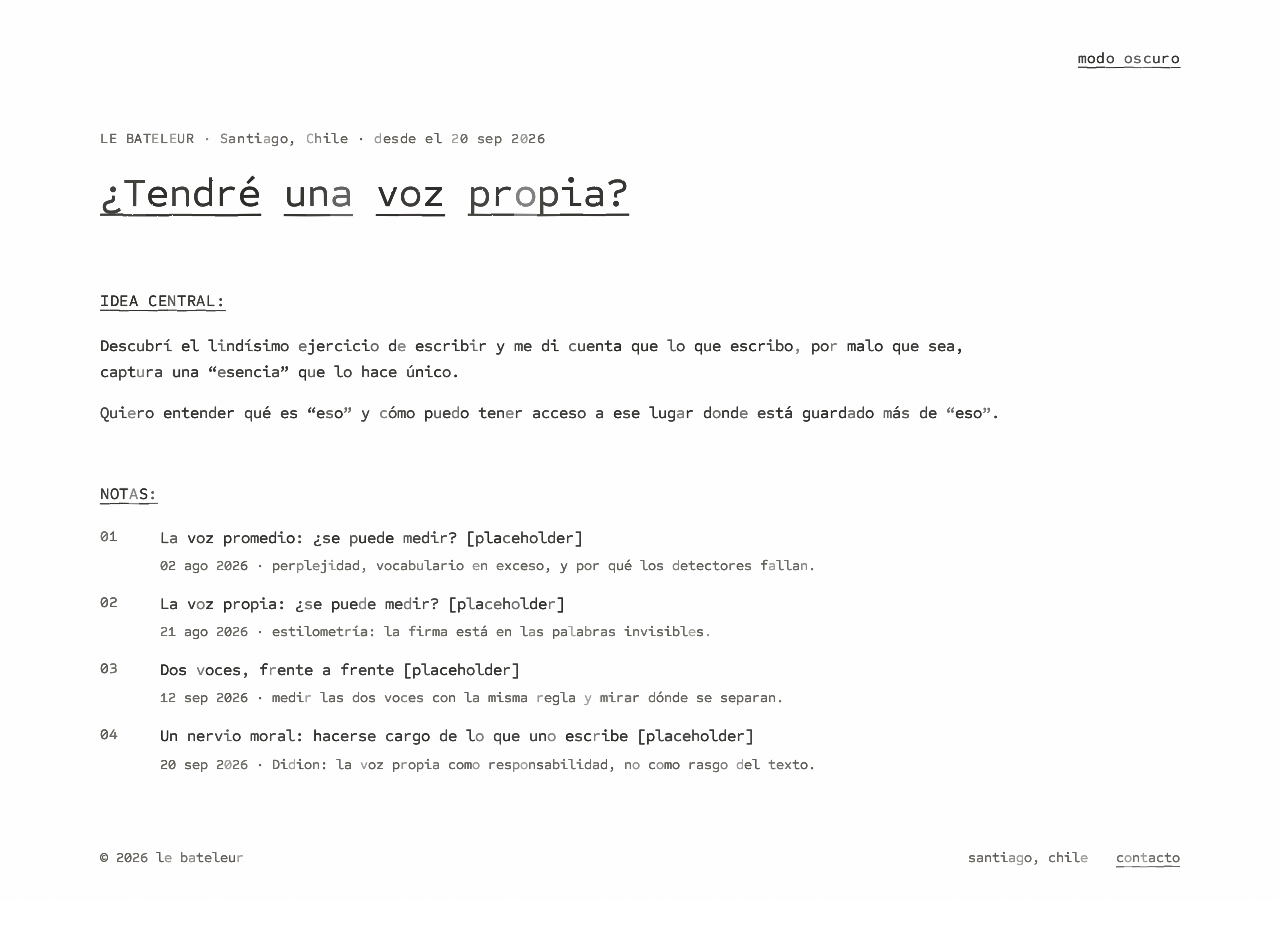
<file: index.html>
<!doctype html>
<html lang="es">
<head>
<meta charset="utf-8">
<meta name="viewport" content="width=device-width, initial-scale=1">
<title>¿Tendré una voz propia? — le bateleur</title>
<meta name="description" content="Lo que escribo, por malo que sea, captura una esencia que lo hace único. Quiero entender qué es eso. Un microtaller experimental sobre escribir.">
<meta property="og:title" content="¿Tendré una voz propia? — le bateleur">
<meta property="og:description" content="Lo que escribo, por malo que sea, captura una esencia que lo hace único. Quiero entender qué es eso. Un microtaller experimental sobre escribir.">
<meta property="og:type" content="website">
<meta property="og:locale" content="es_CL">
<meta property="og:site_name" content="le bateleur">
<meta property="og:url" content="https://lebateleur.cl/">
<meta property="og:image" content="https://lebateleur.cl/og.png">
<meta property="og:image:width" content="1200">
<meta property="og:image:height" content="630">
<meta property="og:image:alt" content="le bateleur — ¿Tendré una voz propia?">
<meta name="twitter:card" content="summary_large_image">
<meta name="twitter:title" content="¿Tendré una voz propia? — le bateleur">
<meta name="twitter:description" content="Lo que escribo, por malo que sea, captura una esencia que lo hace único. Quiero entender qué es eso. Un microtaller experimental sobre escribir.">
<meta name="twitter:image" content="https://lebateleur.cl/og.png">
<link rel="canonical" href="https://lebateleur.cl/">

<link rel="icon" href="/favicon.svg" type="image/svg+xml">
<link rel="icon" href="/favicon-32.png" sizes="32x32" type="image/png">
<link rel="apple-touch-icon" href="/apple-touch-icon.png">

<!-- el tema se decide antes de pintar para que no parpadee: lo guardado
     manda; si no hay nada guardado, lo que prefiera el sistema -->
<script>
(function(){try{var t=localStorage.getItem('tema')||(matchMedia('(prefers-color-scheme: dark)').matches?'oscuro':'claro');document.documentElement.dataset.tema=t;}catch(e){}})();
</script>

<link rel="preconnect" href="https://fonts.googleapis.com">
<link rel="preconnect" href="https://fonts.gstatic.com" crossorigin>
<link rel="stylesheet" href="https://fonts.googleapis.com/css2?family=Sometype+Mono:ital,wght@0,400;0,500;1,400&display=swap">
<link rel="stylesheet" href="/style.css?v=6">
<script src="/maquina.js?v=6" defer></script>
</head>
<body>

<svg class="defs" aria-hidden="true"><defs>
<filter id="tinta" x="-3%" y="-10%" width="106%" height="120%">
<feTurbulence type="fractalNoise" baseFrequency="0.8" numOctaves="2" seed="5" result="n"/>
<feDisplacementMap in="SourceGraphic" in2="n" scale="1.6" xChannelSelector="R" yChannelSelector="G" result="d"/>
<feGaussianBlur in="d" stdDeviation="0.4"/>
</filter>
</defs></svg>

<svg class="grano" aria-hidden="true"><filter id="grano"><feTurbulence type="fractalNoise" baseFrequency="0.85" numOctaves="2" seed="4" stitchTiles="stitch"/><feColorMatrix type="saturate" values="0"/></filter><rect width="100%" height="100%" filter="url(#grano)"/></svg>

<main class="hoja nota escaneo">

  <button type="button" class="tema" data-tema-boton><span class="u-chico">modo oscuro</span></button>

  <p class="meta">LE BATELEUR &middot; Santiago, Chile &middot; desde el 20 sep 2026</p>

  <h1 class="titulo"><span class="u">¿Tendré</span> <span class="u">una</span> <span class="u">voz</span> <span class="u">propia?</span></h1>

  <h2 class="seccion"><span class="u-chico">IDEA CENTRAL:</span></h2>
  <div class="idea">
    <p>Descubrí el lindísimo ejercicio de escribir y me di cuenta que lo que escribo, por malo que sea, captura una &ldquo;esencia&rdquo; que lo hace único.</p>
    <p>Quiero entender qué es &ldquo;eso&rdquo; y cómo puedo tener acceso a ese lugar donde está guardado más de &ldquo;eso&rdquo;.</p>
  </div>

  <h2 id="notas" class="seccion"><span class="u-chico">NOTAS:</span></h2>
  <ol class="fuentes indice" aria-labelledby="notas">
    <li><span class="n">01</span><div class="f"><a href="/notas/la-voz-promedio/">La voz promedio: ¿se puede medir? [placeholder]</a><div class="r"><time datetime="2026-08-02">02 ago 2026</time> &middot; perplejidad, vocabulario en exceso, y por qué los detectores fallan.</div></div></li>
    <li><span class="n">02</span><div class="f"><a href="/notas/la-voz-propia/">La voz propia: ¿se puede medir? [placeholder]</a><div class="r"><time datetime="2026-08-21">21 ago 2026</time> &middot; estilometría: la firma está en las palabras invisibles.</div></div></li>
    <li><span class="n">03</span><div class="f"><a href="/notas/dos-voces-frente-a-frente/">Dos voces, frente a frente [placeholder]</a><div class="r"><time datetime="2026-09-12">12 sep 2026</time> &middot; medir las dos voces con la misma regla y mirar dónde se separan.</div></div></li>
    <li><span class="n">04</span><div class="f"><a href="/notas/un-nervio-moral/">Un nervio moral: hacerse cargo de lo que uno escribe [placeholder]</a><div class="r"><time datetime="2026-09-20">20 sep 2026</time> &middot; Didion: la voz propia como responsabilidad, no como rasgo del texto.</div></div></li>
  </ol>

  <div class="aire"></div>

  <footer class="pie">
    <div>&copy; 2026 le bateleur</div>
    <div class="pie-links"><span>santiago, chile</span> <a class="contacto" href="#contacto" data-u="rafasacaan" data-d="gmail.com"><span class="u-chico">contacto</span></a></div>
  </footer>

</main>

<script src="/tema.js?v=6" defer></script>
</body>
</html>
</file>
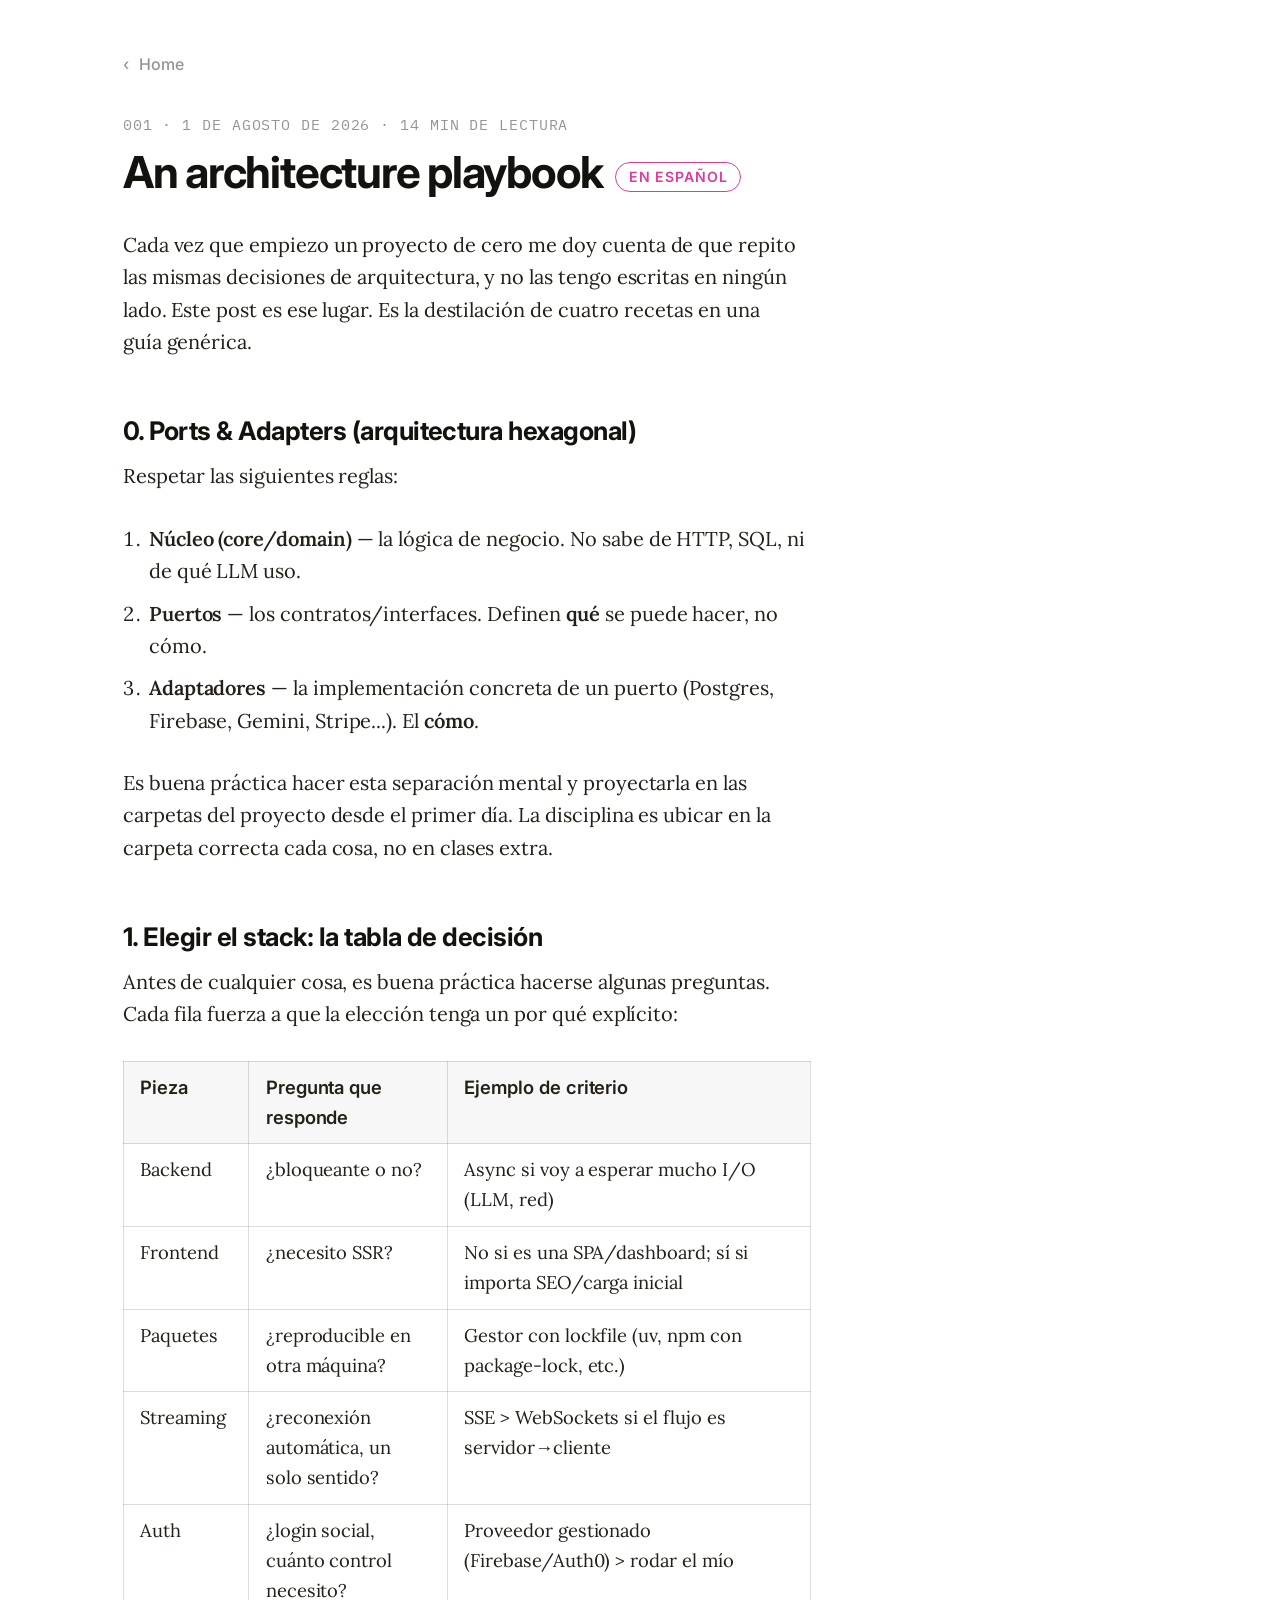
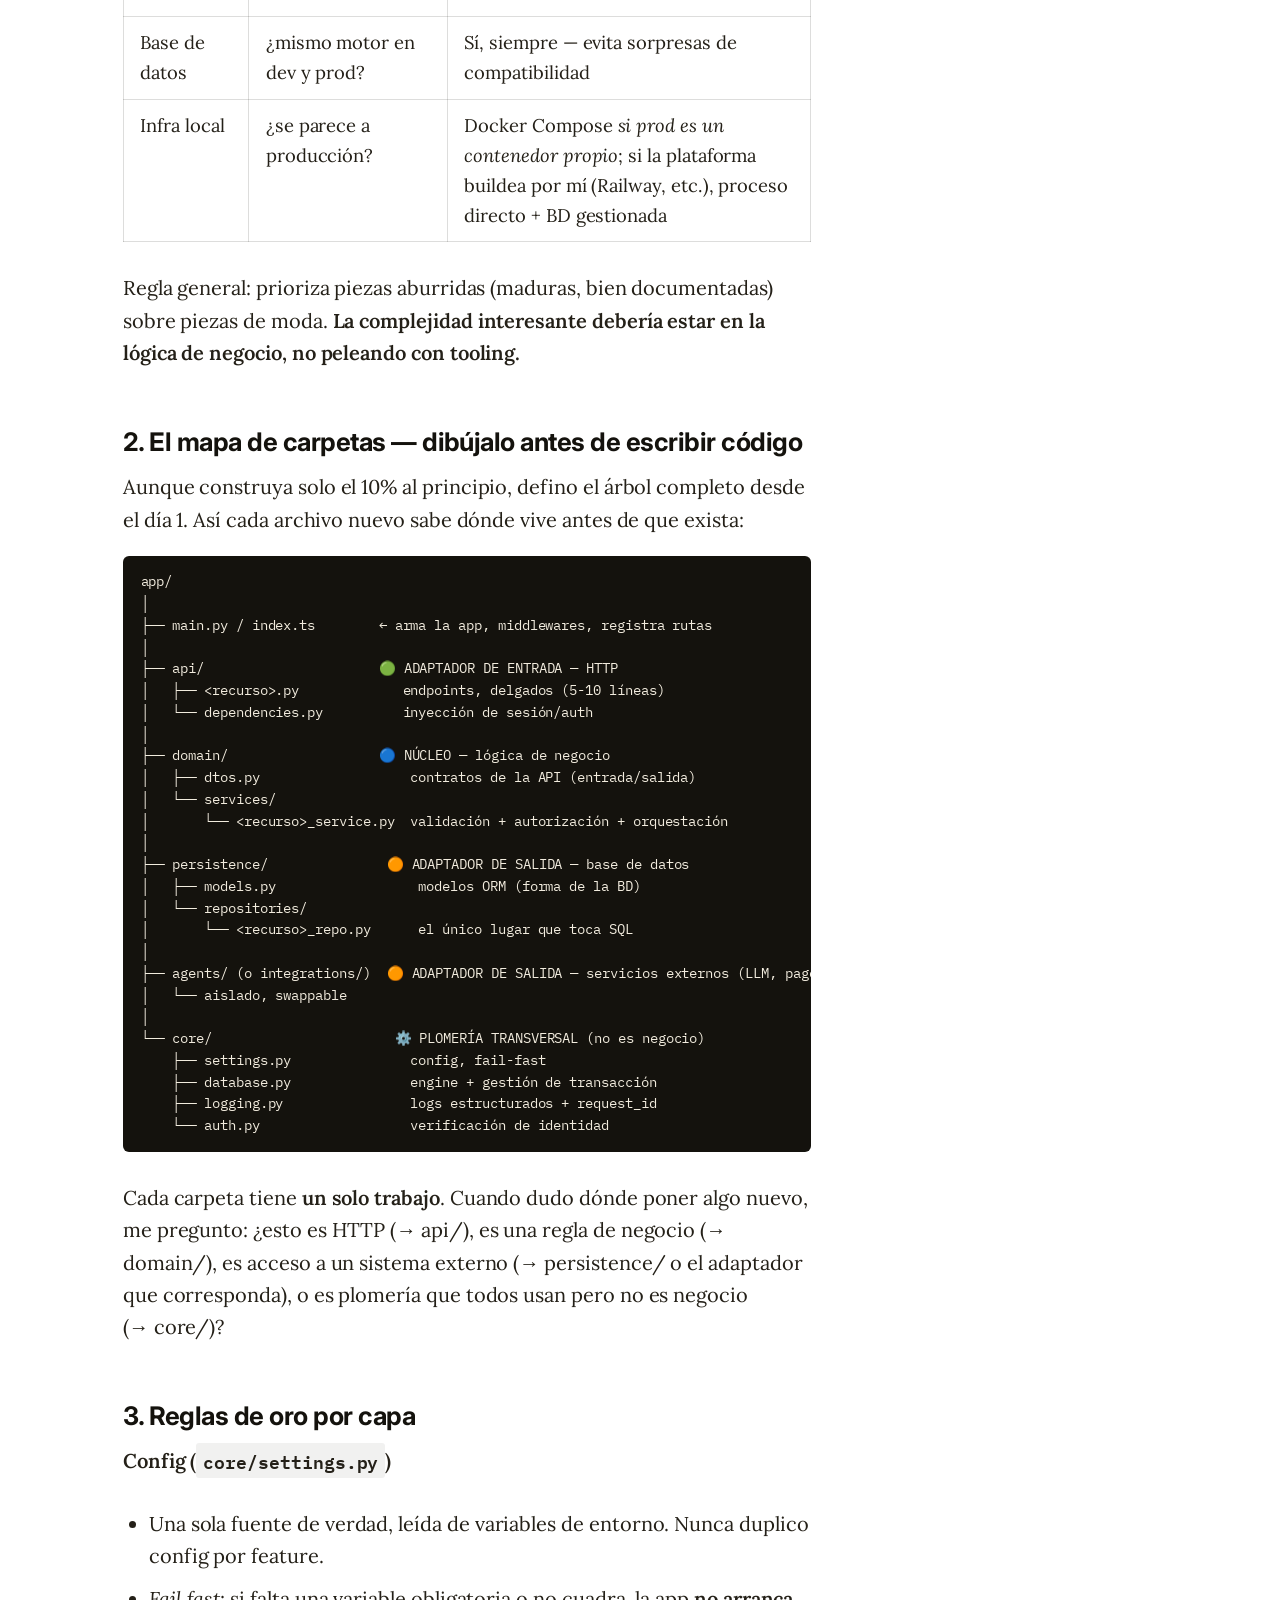
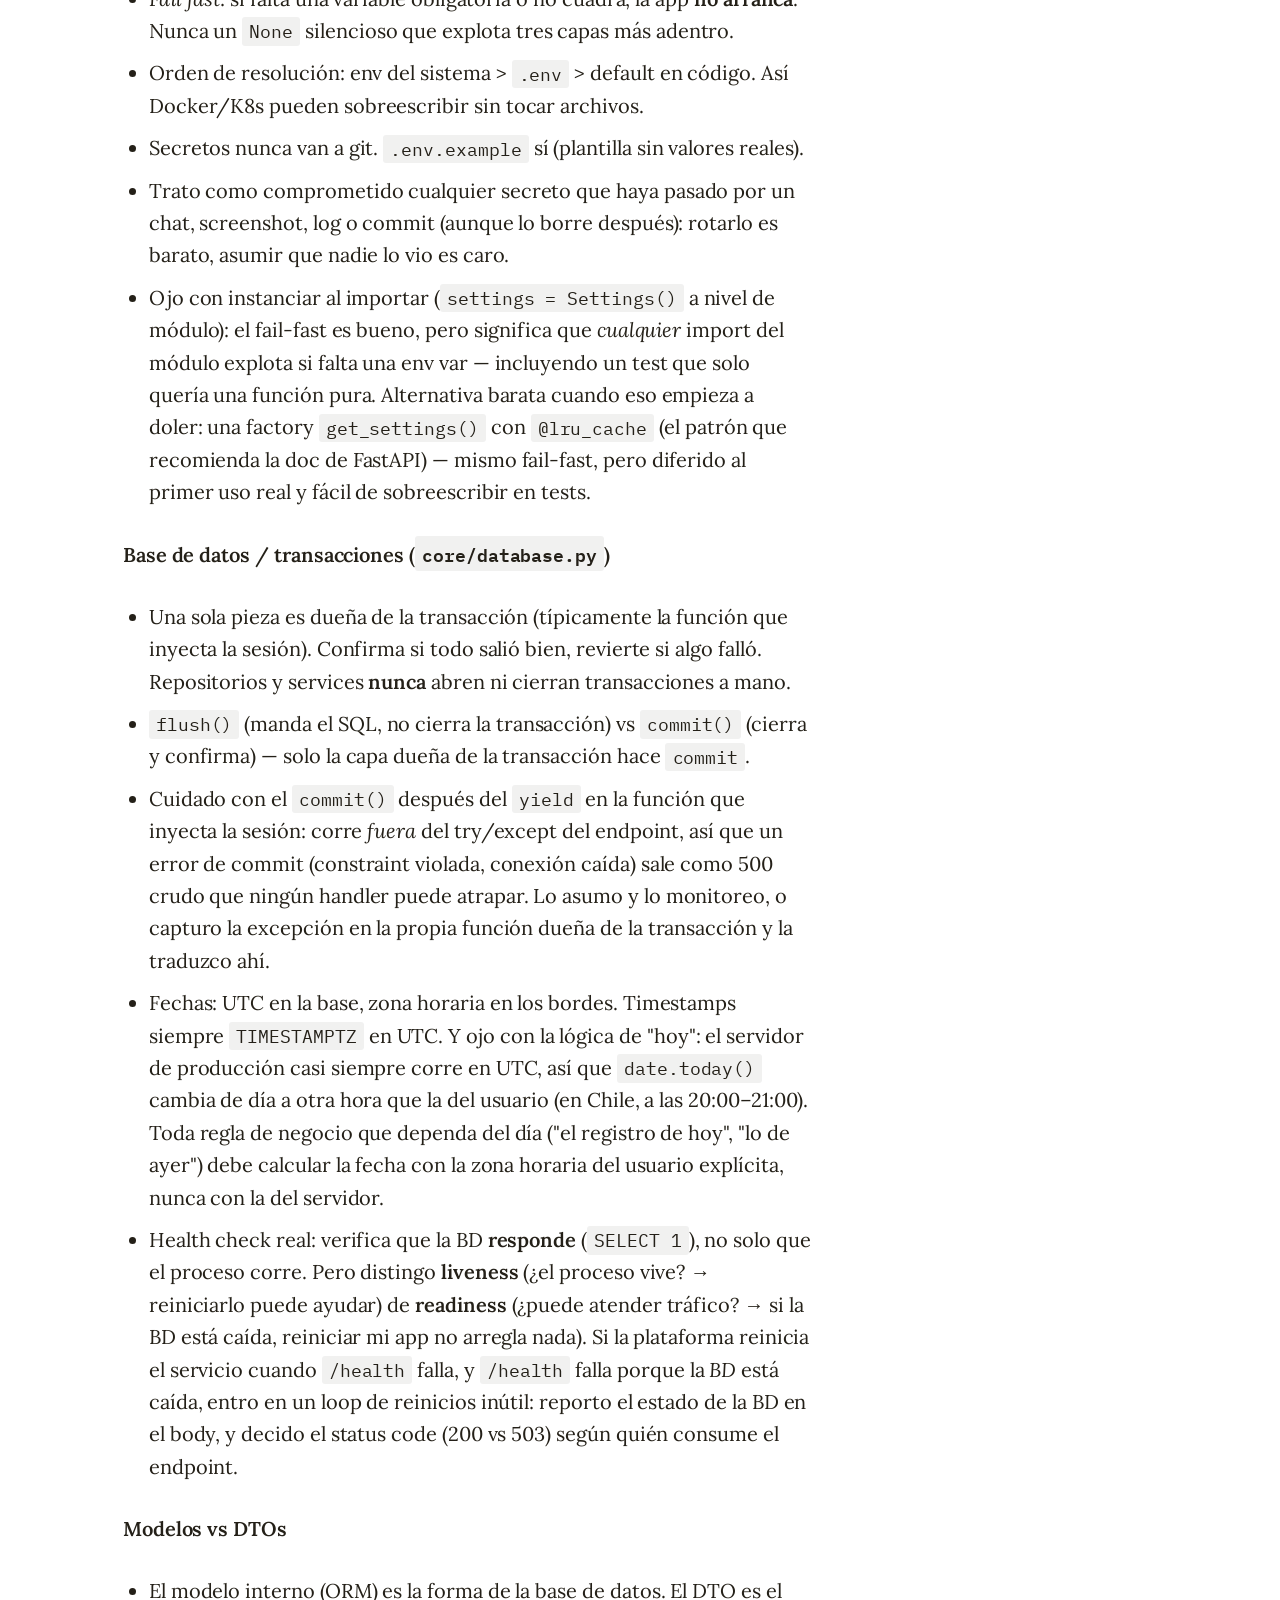
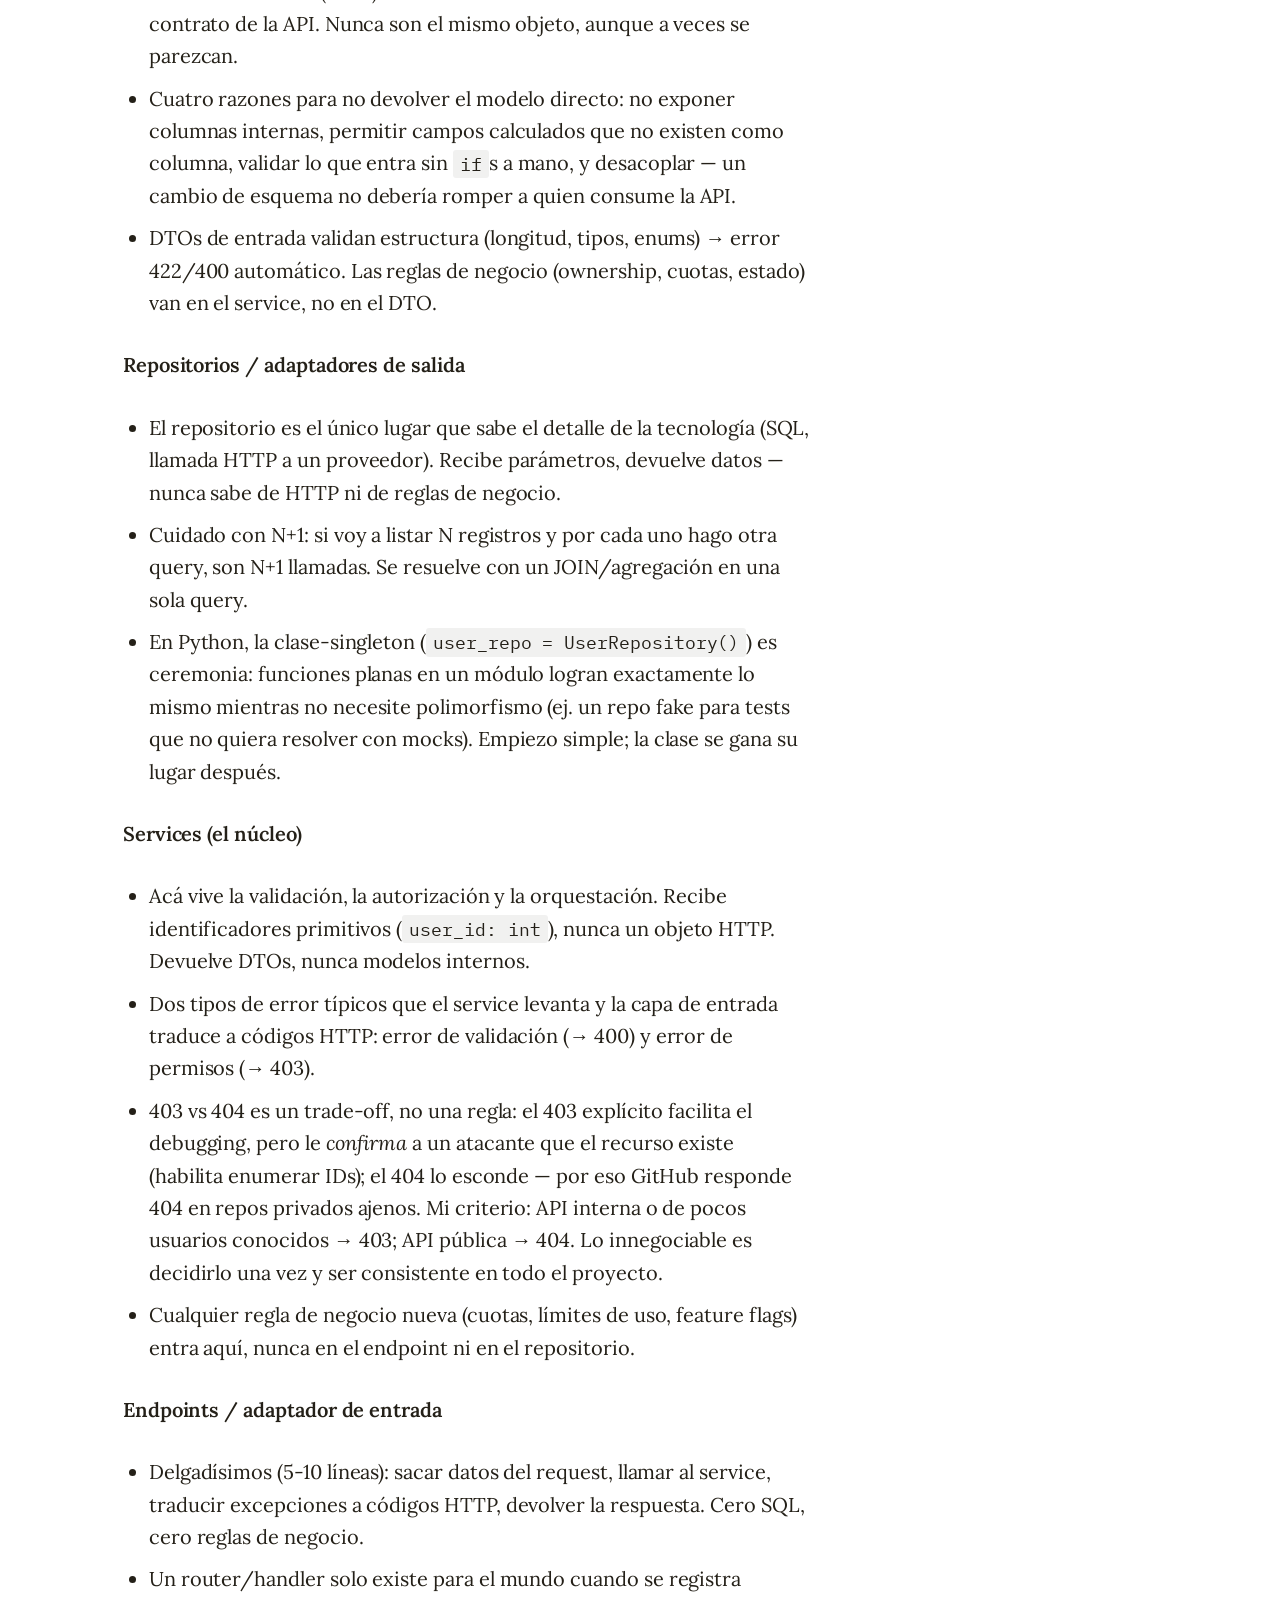
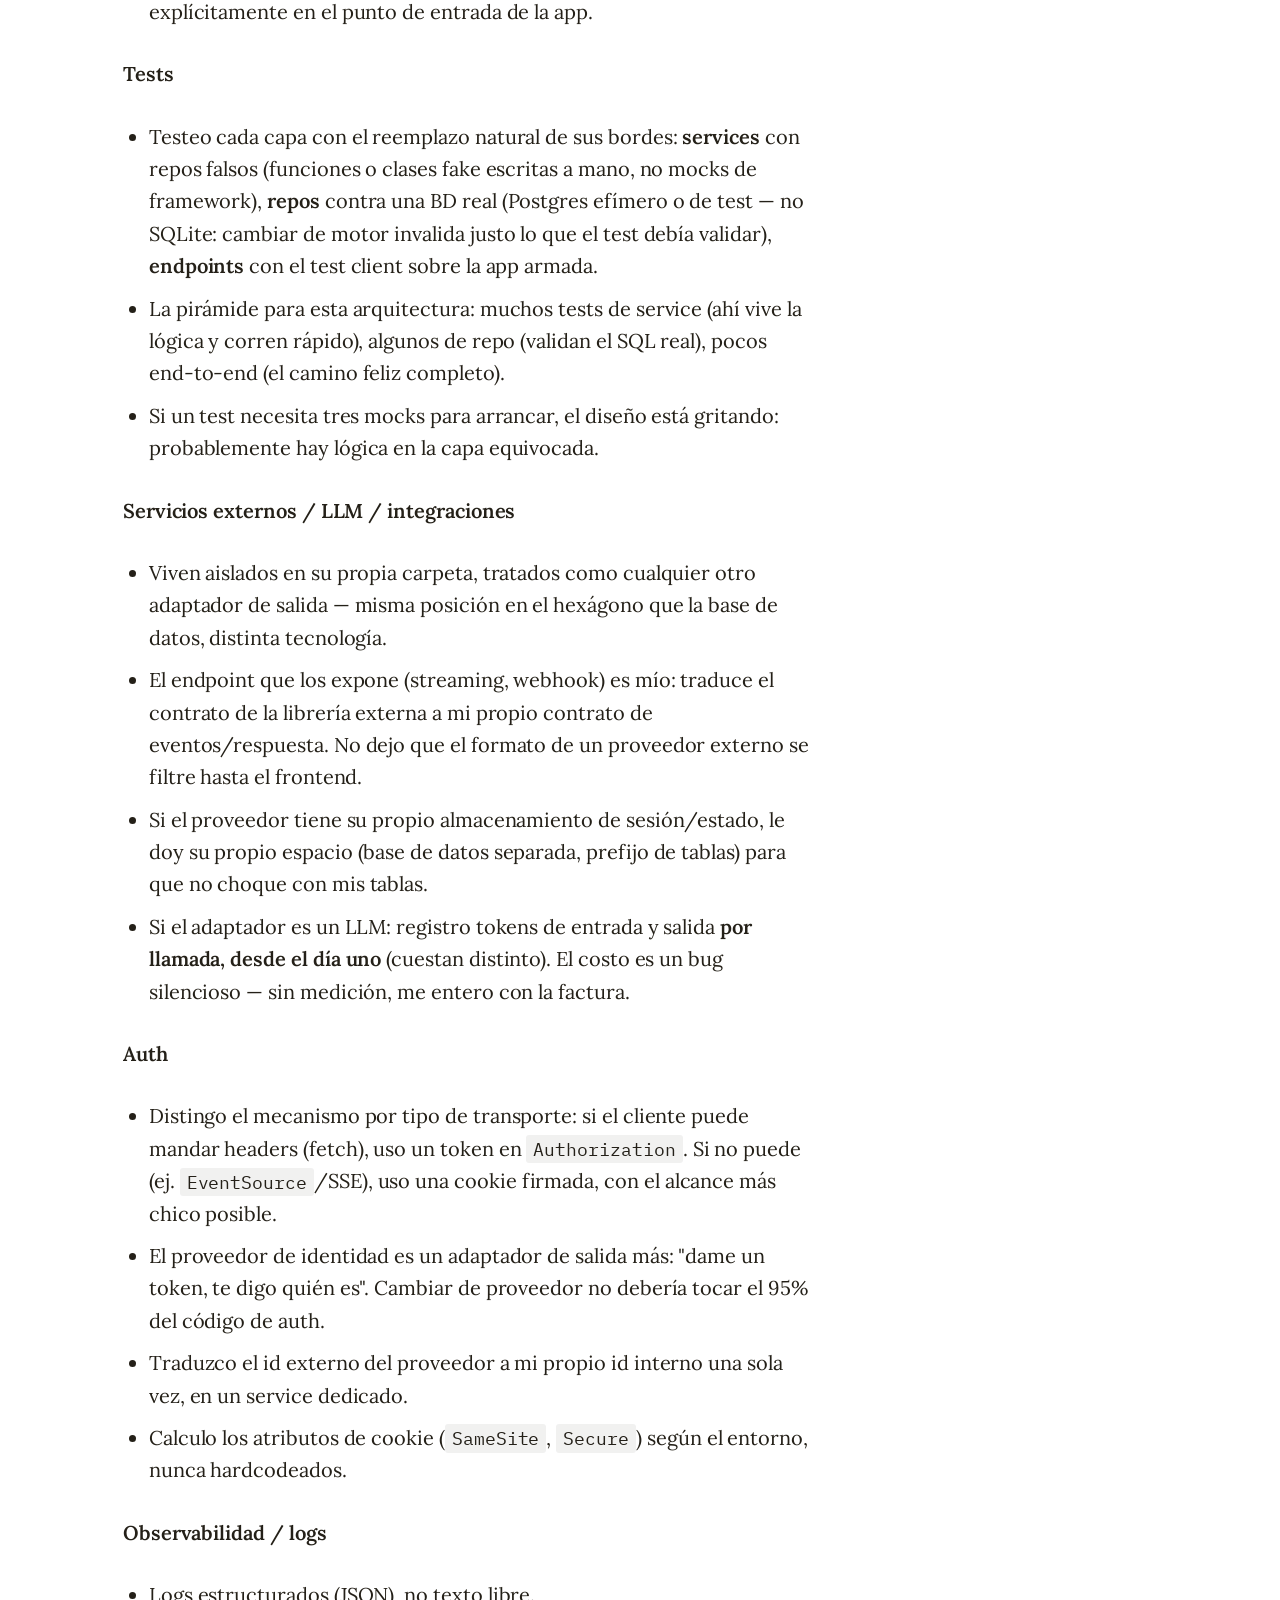
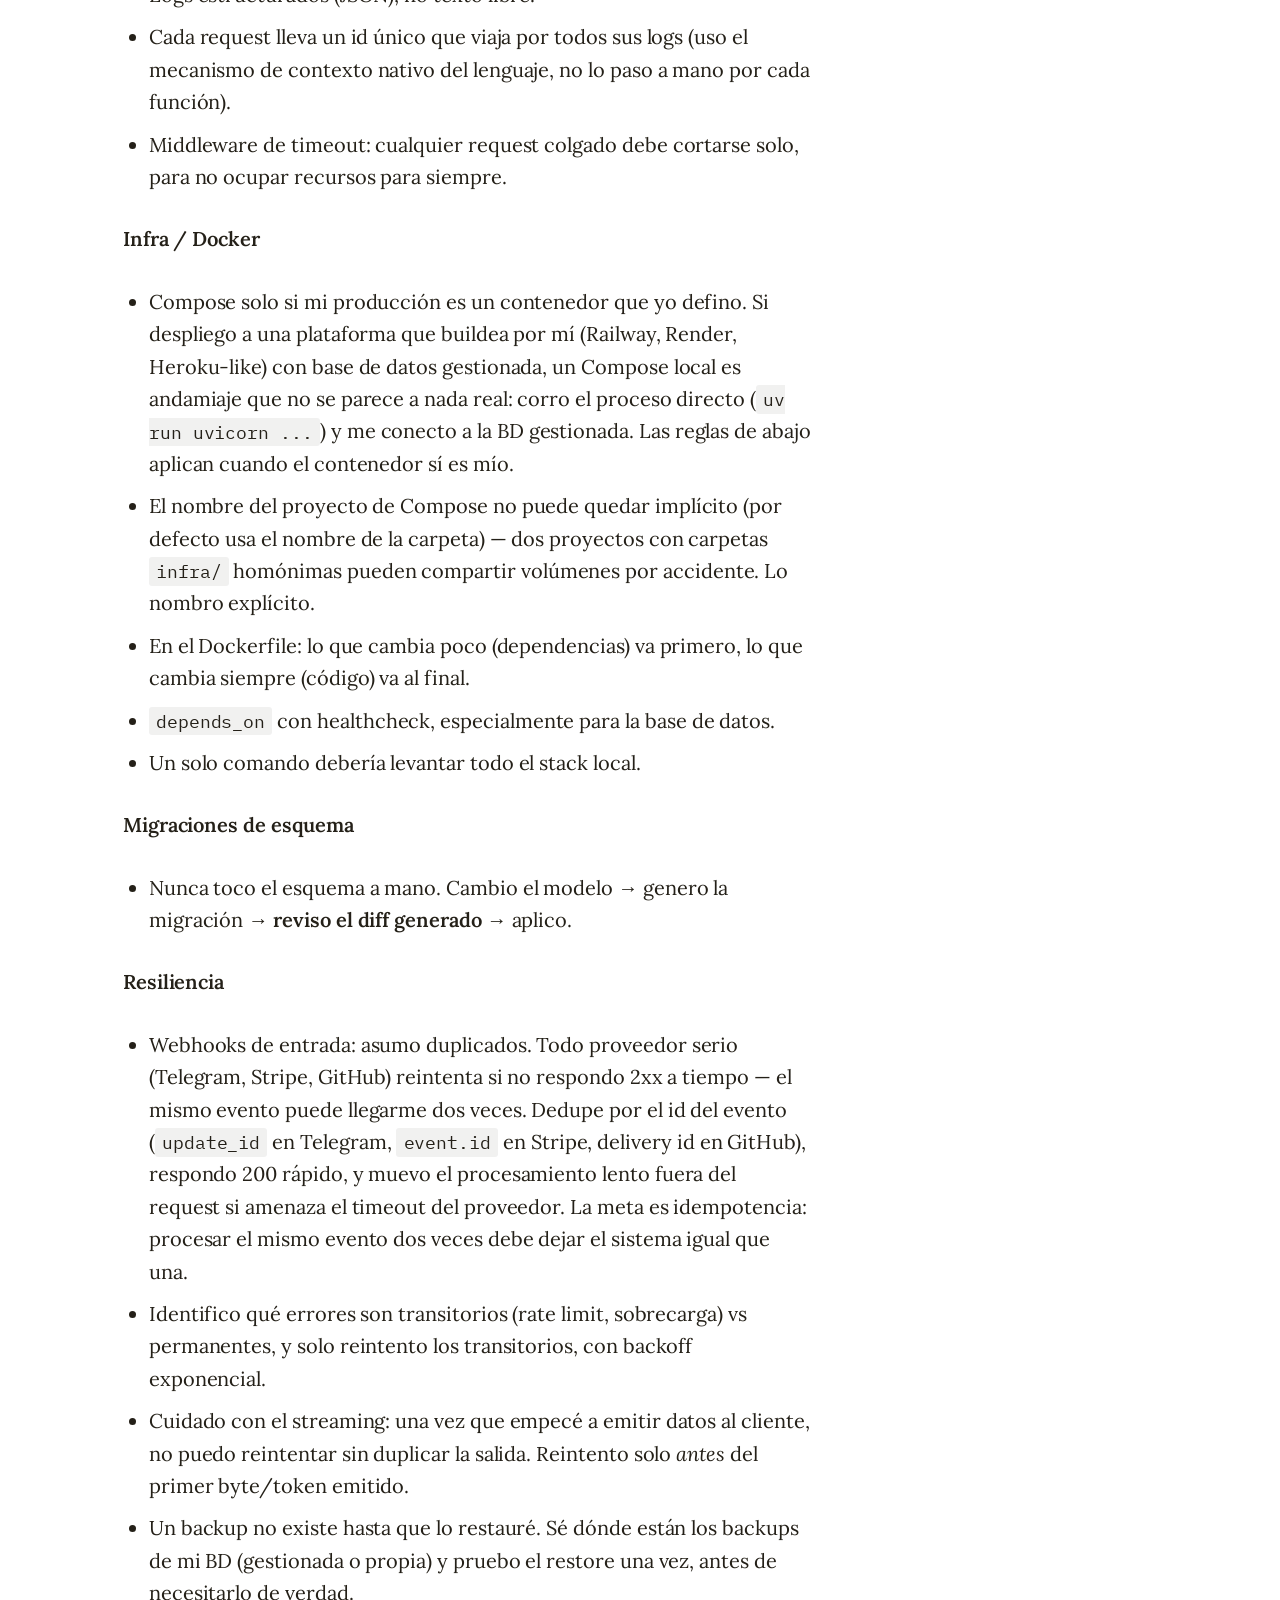
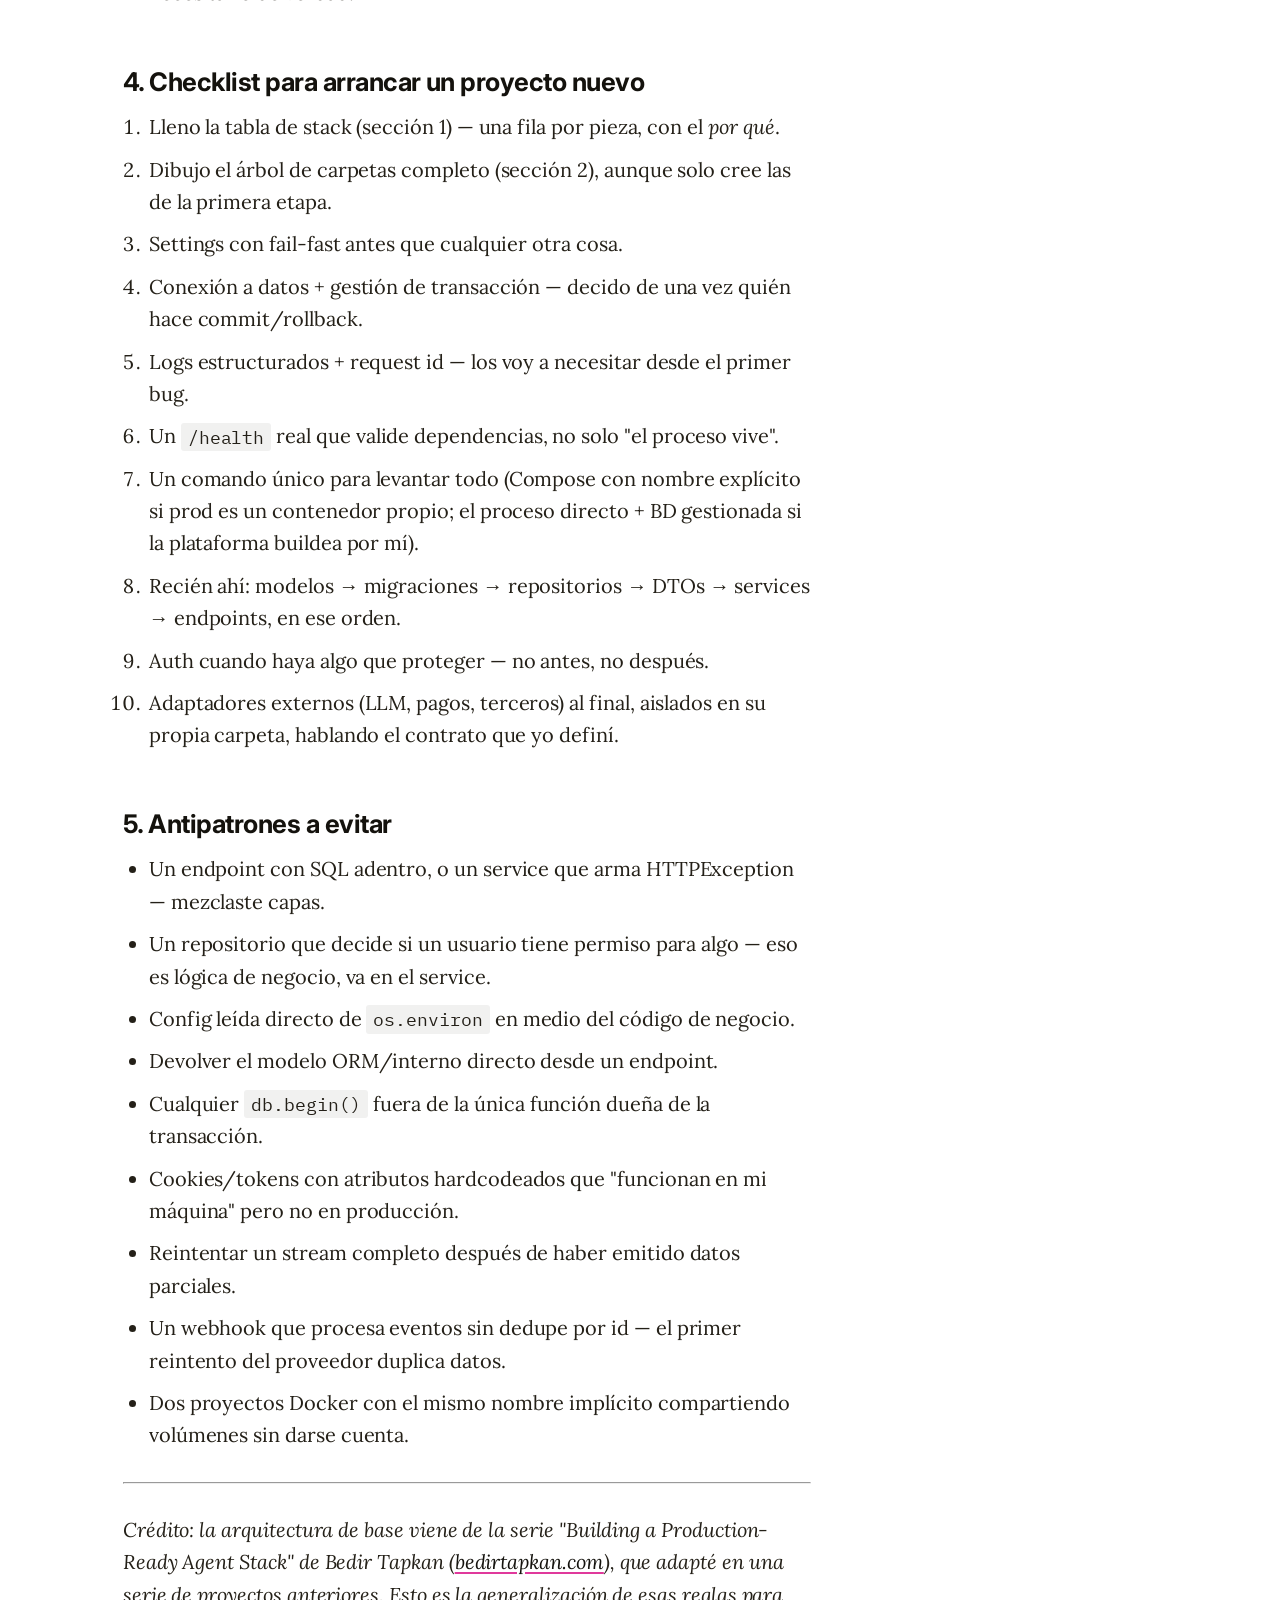
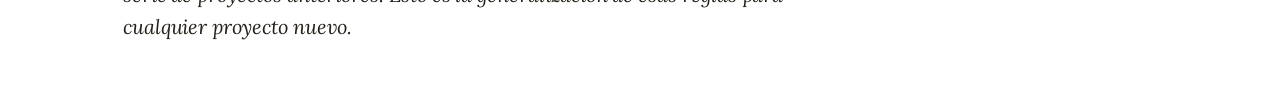
<file: blog/index.html>
<!doctype html>
<html lang="es">
<head>
<meta charset="utf-8">
<meta name="viewport" content="width=device-width, initial-scale=1">
<title>An architecture playbook — Rafa Sacaan</title>
<meta name="description" content="Destilé cuatro recetas de arquitectura en una guía genérica: la tabla para elegir stack, el mapa de carpetas, las reglas de oro por capa, y un checklist de arranque que uso en cualquier proyecto nuevo.">
<meta property="og:title" content="An architecture playbook">
<meta property="og:description" content="Destilé cuatro recetas de arquitectura en una guía genérica: la tabla para elegir stack, el mapa de carpetas, las reglas de oro por capa, y un checklist de arranque que uso en cualquier proyecto nuevo.">
<meta property="og:type" content="article">
<meta property="og:url" content="https://rafasacaan.com/blog/">
<meta property="og:image" content="https://rafasacaan.com/blog/og-blog.png">
<meta property="og:image:width" content="1200">
<meta property="og:image:height" content="630">
<meta name="twitter:card" content="summary_large_image">
<meta name="twitter:title" content="An architecture playbook">
<meta name="twitter:description" content="Destilé cuatro recetas de arquitectura en una guía genérica: la tabla para elegir stack, el mapa de carpetas, las reglas de oro por capa, y un checklist de arranque que uso en cualquier proyecto nuevo.">
<meta name="twitter:image" content="https://rafasacaan.com/blog/og-blog.png">
<link rel="canonical" href="https://rafasacaan.com/blog/">

<link rel="icon" href="/favicon.svg" type="image/svg+xml">
<link rel="icon" href="/favicon-32.png" sizes="32x32" type="image/png">
<link rel="apple-touch-icon" href="/apple-touch-icon.png">

<!-- Tipografía propia del post, calcada de "memoria técnica" en regardless.cl:
     Inter para títulos, Lora para el cuerpo, IBM Plex Mono para la meta y el
     código. Es distinta a la Inter-sola del resto de rafasacaan.com a
     propósito: este post conserva su identidad original. -->
<link rel="preconnect" href="https://fonts.googleapis.com">
<link rel="preconnect" href="https://fonts.gstatic.com" crossorigin>
<link href="https://fonts.googleapis.com/css2?family=Inter:wght@500;600;700&family=Lora:ital@0;1&family=IBM+Plex+Mono:wght@400;500&display=swap" rel="stylesheet">

<link rel="stylesheet" href="/blog/post.css">
</head>
<body>

<!-- Réplica del post en regardless.cl, sin la columna de menú, sobre blanco.
     El breadcrumb que decía "‹ Memoria técnica" ahora vuelve al home de este
     sitio en vez de al índice de regardless.cl. -->
<div class="frame">
  <a class="volver" href="/"><span class="chev">&lsaquo;</span> Home</a>

  <article class="post">
    <p class="post-meta">
      <span class="post-id">001</span> &middot; <time datetime="2026-08-01">1 de agosto de 2026</time> &middot; 14 min de lectura
    </p>
    <h1 class="post-title">An architecture playbook <span class="post-lang-tag">En español</span></h1>
    <div class="post-body">
<p>Cada vez que empiezo un proyecto de cero me doy cuenta de que repito las mismas decisiones de arquitectura, y no las tengo escritas en ningún lado. Este post es ese lugar. Es la destilación de cuatro recetas en una guía genérica.</p>
<h2>0. Ports &amp; Adapters (arquitectura hexagonal)</h2>
<p>Respetar las siguientes reglas:</p>
<ol>
<li><strong>Núcleo (core/domain)</strong> — la lógica de negocio. No sabe de HTTP, SQL, ni de qué LLM uso.</li>
<li><strong>Puertos</strong> — los contratos/interfaces. Definen <strong>qué</strong> se puede hacer, no cómo.</li>
<li><strong>Adaptadores</strong> — la implementación concreta de un puerto (Postgres, Firebase, Gemini, Stripe...). El <strong>cómo</strong>.</li>
</ol>
<p>Es buena práctica hacer esta separación mental y proyectarla en las carpetas del proyecto desde el primer día. La disciplina es ubicar en la carpeta correcta cada cosa, no en clases extra.</p>
<h2>1. Elegir el stack: la tabla de decisión</h2>
<p>Antes de cualquier cosa, es buena práctica hacerse algunas preguntas. Cada fila fuerza a que la elección tenga un por qué explícito:</p>
<div class="table-wrap"><table>
<thead>
<tr>
<th>Pieza</th>
<th>Pregunta que responde</th>
<th>Ejemplo de criterio</th>
</tr>
</thead>
<tbody>
<tr>
<td>Backend</td>
<td>¿bloqueante o no?</td>
<td>Async si voy a esperar mucho I/O (LLM, red)</td>
</tr>
<tr>
<td>Frontend</td>
<td>¿necesito SSR?</td>
<td>No si es una SPA/dashboard; sí si importa SEO/carga inicial</td>
</tr>
<tr>
<td>Paquetes</td>
<td>¿reproducible en otra máquina?</td>
<td>Gestor con lockfile (uv, npm con package-lock, etc.)</td>
</tr>
<tr>
<td>Streaming</td>
<td>¿reconexión automática, un solo sentido?</td>
<td>SSE &gt; WebSockets si el flujo es servidor→cliente</td>
</tr>
<tr>
<td>Auth</td>
<td>¿login social, cuánto control necesito?</td>
<td>Proveedor gestionado (Firebase/Auth0) &gt; rodar el mío</td>
</tr>
<tr>
<td>Base de datos</td>
<td>¿mismo motor en dev y prod?</td>
<td>Sí, siempre — evita sorpresas de compatibilidad</td>
</tr>
<tr>
<td>Infra local</td>
<td>¿se parece a producción?</td>
<td>Docker Compose <em>si prod es un contenedor propio</em>; si la plataforma buildea por mí (Railway, etc.), proceso directo + BD gestionada</td>
</tr>
</tbody>
</table></div>
<p>Regla general: prioriza piezas aburridas (maduras, bien documentadas) sobre piezas de moda. <strong>La complejidad interesante debería estar en la lógica de negocio, no peleando con tooling.</strong></p>
<h2>2. El mapa de carpetas — dibújalo antes de escribir código</h2>
<p>Aunque construya solo el 10% al principio, defino el árbol completo desde el día 1. Así cada archivo nuevo sabe dónde vive antes de que exista:</p>
<pre><code>app/
│
├── main.py / index.ts        ← arma la app, middlewares, registra rutas
│
├── api/                      🟢 ADAPTADOR DE ENTRADA — HTTP
│   ├── &lt;recurso&gt;.py             endpoints, delgados (5-10 líneas)
│   └── dependencies.py          inyección de sesión/auth
│
├── domain/                   🔵 NÚCLEO — lógica de negocio
│   ├── dtos.py                   contratos de la API (entrada/salida)
│   └── services/
│       └── &lt;recurso&gt;_service.py  validación + autorización + orquestación
│
├── persistence/               🟠 ADAPTADOR DE SALIDA — base de datos
│   ├── models.py                  modelos ORM (forma de la BD)
│   └── repositories/
│       └── &lt;recurso&gt;_repo.py      el único lugar que toca SQL
│
├── agents/ (o integrations/)  🟠 ADAPTADOR DE SALIDA — servicios externos (LLM, pagos, email)
│   └── aislado, swappable
│
└── core/                       ⚙️ PLOMERÍA TRANSVERSAL (no es negocio)
    ├── settings.py               config, fail-fast
    ├── database.py               engine + gestión de transacción
    ├── logging.py                logs estructurados + request_id
    └── auth.py                   verificación de identidad
</code></pre>
<p>Cada carpeta tiene <strong>un solo trabajo</strong>. Cuando dudo dónde poner algo nuevo, me pregunto: ¿esto es HTTP (→ api/), es una regla de negocio (→ domain/), es acceso a un sistema externo (→ persistence/ o el adaptador que corresponda), o es plomería que todos usan pero no es negocio (→ core/)?</p>
<h2>3. Reglas de oro por capa</h2>
<p><strong>Config (<code>core/settings.py</code>)</strong></p>
<ul>
<li>Una sola fuente de verdad, leída de variables de entorno. Nunca duplico config por feature.</li>
<li><em>Fail fast</em>: si falta una variable obligatoria o no cuadra, la app <strong>no arranca</strong>. Nunca un <code>None</code> silencioso que explota tres capas más adentro.</li>
<li>Orden de resolución: env del sistema &gt; <code>.env</code> &gt; default en código. Así Docker/K8s pueden sobreescribir sin tocar archivos.</li>
<li>Secretos nunca van a git. <code>.env.example</code> sí (plantilla sin valores reales).</li>
<li>Trato como comprometido cualquier secreto que haya pasado por un chat, screenshot, log o commit (aunque lo borre después): rotarlo es barato, asumir que nadie lo vio es caro.</li>
<li>Ojo con instanciar al importar (<code>settings = Settings()</code> a nivel de módulo): el fail-fast es bueno, pero significa que <em>cualquier</em> import del módulo explota si falta una env var — incluyendo un test que solo quería una función pura. Alternativa barata cuando eso empieza a doler: una factory <code>get_settings()</code> con <code>@lru_cache</code> (el patrón que recomienda la doc de FastAPI) — mismo fail-fast, pero diferido al primer uso real y fácil de sobreescribir en tests.</li>
</ul>
<p><strong>Base de datos / transacciones (<code>core/database.py</code>)</strong></p>
<ul>
<li>Una sola pieza es dueña de la transacción (típicamente la función que inyecta la sesión). Confirma si todo salió bien, revierte si algo falló. Repositorios y services <strong>nunca</strong> abren ni cierran transacciones a mano.</li>
<li><code>flush()</code> (manda el SQL, no cierra la transacción) vs <code>commit()</code> (cierra y confirma) — solo la capa dueña de la transacción hace <code>commit</code>.</li>
<li>Cuidado con el <code>commit()</code> después del <code>yield</code> en la función que inyecta la sesión: corre <em>fuera</em> del try/except del endpoint, así que un error de commit (constraint violada, conexión caída) sale como 500 crudo que ningún handler puede atrapar. Lo asumo y lo monitoreo, o capturo la excepción en la propia función dueña de la transacción y la traduzco ahí.</li>
<li>Fechas: UTC en la base, zona horaria en los bordes. Timestamps siempre <code>TIMESTAMPTZ</code> en UTC. Y ojo con la lógica de "hoy": el servidor de producción casi siempre corre en UTC, así que <code>date.today()</code> cambia de día a otra hora que la del usuario (en Chile, a las 20:00–21:00). Toda regla de negocio que dependa del día ("el registro de hoy", "lo de ayer") debe calcular la fecha con la zona horaria del usuario explícita, nunca con la del servidor.</li>
<li>Health check real: verifica que la BD <strong>responde</strong> (<code>SELECT 1</code>), no solo que el proceso corre. Pero distingo <strong>liveness</strong> (¿el proceso vive? → reiniciarlo puede ayudar) de <strong>readiness</strong> (¿puede atender tráfico? → si la BD está caída, reiniciar mi app no arregla nada). Si la plataforma reinicia el servicio cuando <code>/health</code> falla, y <code>/health</code> falla porque la <em>BD</em> está caída, entro en un loop de reinicios inútil: reporto el estado de la BD en el body, y decido el status code (200 vs 503) según quién consume el endpoint.</li>
</ul>
<p><strong>Modelos vs DTOs</strong></p>
<ul>
<li>El modelo interno (ORM) es la forma de la base de datos. El DTO es el contrato de la API. Nunca son el mismo objeto, aunque a veces se parezcan.</li>
<li>Cuatro razones para no devolver el modelo directo: no exponer columnas internas, permitir campos calculados que no existen como columna, validar lo que entra sin <code>if</code>s a mano, y desacoplar — un cambio de esquema no debería romper a quien consume la API.</li>
<li>DTOs de entrada validan estructura (longitud, tipos, enums) → error 422/400 automático. Las reglas de negocio (ownership, cuotas, estado) van en el service, no en el DTO.</li>
</ul>
<p><strong>Repositorios / adaptadores de salida</strong></p>
<ul>
<li>El repositorio es el único lugar que sabe el detalle de la tecnología (SQL, llamada HTTP a un proveedor). Recibe parámetros, devuelve datos — nunca sabe de HTTP ni de reglas de negocio.</li>
<li>Cuidado con N+1: si voy a listar N registros y por cada uno hago otra query, son N+1 llamadas. Se resuelve con un JOIN/agregación en una sola query.</li>
<li>En Python, la clase-singleton (<code>user_repo = UserRepository()</code>) es ceremonia: funciones planas en un módulo logran exactamente lo mismo mientras no necesite polimorfismo (ej. un repo fake para tests que no quiera resolver con mocks). Empiezo simple; la clase se gana su lugar después.</li>
</ul>
<p><strong>Services (el núcleo)</strong></p>
<ul>
<li>Acá vive la validación, la autorización y la orquestación. Recibe identificadores primitivos (<code>user_id: int</code>), nunca un objeto HTTP. Devuelve DTOs, nunca modelos internos.</li>
<li>Dos tipos de error típicos que el service levanta y la capa de entrada traduce a códigos HTTP: error de validación (→ 400) y error de permisos (→ 403).</li>
<li>403 vs 404 es un trade-off, no una regla: el 403 explícito facilita el debugging, pero le <em>confirma</em> a un atacante que el recurso existe (habilita enumerar IDs); el 404 lo esconde — por eso GitHub responde 404 en repos privados ajenos. Mi criterio: API interna o de pocos usuarios conocidos → 403; API pública → 404. Lo innegociable es decidirlo una vez y ser consistente en todo el proyecto.</li>
<li>Cualquier regla de negocio nueva (cuotas, límites de uso, feature flags) entra aquí, nunca en el endpoint ni en el repositorio.</li>
</ul>
<p><strong>Endpoints / adaptador de entrada</strong></p>
<ul>
<li>Delgadísimos (5-10 líneas): sacar datos del request, llamar al service, traducir excepciones a códigos HTTP, devolver la respuesta. Cero SQL, cero reglas de negocio.</li>
<li>Un router/handler solo existe para el mundo cuando se registra explícitamente en el punto de entrada de la app.</li>
</ul>
<p><strong>Tests</strong></p>
<ul>
<li>Testeo cada capa con el reemplazo natural de sus bordes: <strong>services</strong> con repos falsos (funciones o clases fake escritas a mano, no mocks de framework), <strong>repos</strong> contra una BD real (Postgres efímero o de test — no SQLite: cambiar de motor invalida justo lo que el test debía validar), <strong>endpoints</strong> con el test client sobre la app armada.</li>
<li>La pirámide para esta arquitectura: muchos tests de service (ahí vive la lógica y corren rápido), algunos de repo (validan el SQL real), pocos end-to-end (el camino feliz completo).</li>
<li>Si un test necesita tres mocks para arrancar, el diseño está gritando: probablemente hay lógica en la capa equivocada.</li>
</ul>
<p><strong>Servicios externos / LLM / integraciones</strong></p>
<ul>
<li>Viven aislados en su propia carpeta, tratados como cualquier otro adaptador de salida — misma posición en el hexágono que la base de datos, distinta tecnología.</li>
<li>El endpoint que los expone (streaming, webhook) es mío: traduce el contrato de la librería externa a mi propio contrato de eventos/respuesta. No dejo que el formato de un proveedor externo se filtre hasta el frontend.</li>
<li>Si el proveedor tiene su propio almacenamiento de sesión/estado, le doy su propio espacio (base de datos separada, prefijo de tablas) para que no choque con mis tablas.</li>
<li>Si el adaptador es un LLM: registro tokens de entrada y salida <strong>por llamada, desde el día uno</strong> (cuestan distinto). El costo es un bug silencioso — sin medición, me entero con la factura.</li>
</ul>
<p><strong>Auth</strong></p>
<ul>
<li>Distingo el mecanismo por tipo de transporte: si el cliente puede mandar headers (fetch), uso un token en <code>Authorization</code>. Si no puede (ej. <code>EventSource</code>/SSE), uso una cookie firmada, con el alcance más chico posible.</li>
<li>El proveedor de identidad es un adaptador de salida más: "dame un token, te digo quién es". Cambiar de proveedor no debería tocar el 95% del código de auth.</li>
<li>Traduzco el id externo del proveedor a mi propio id interno una sola vez, en un service dedicado.</li>
<li>Calculo los atributos de cookie (<code>SameSite</code>, <code>Secure</code>) según el entorno, nunca hardcodeados.</li>
</ul>
<p><strong>Observabilidad / logs</strong></p>
<ul>
<li>Logs estructurados (JSON), no texto libre.</li>
<li>Cada request lleva un id único que viaja por todos sus logs (uso el mecanismo de contexto nativo del lenguaje, no lo paso a mano por cada función).</li>
<li>Middleware de timeout: cualquier request colgado debe cortarse solo, para no ocupar recursos para siempre.</li>
</ul>
<p><strong>Infra / Docker</strong></p>
<ul>
<li>Compose solo si mi producción es un contenedor que yo defino. Si despliego a una plataforma que buildea por mí (Railway, Render, Heroku-like) con base de datos gestionada, un Compose local es andamiaje que no se parece a nada real: corro el proceso directo (<code>uv run uvicorn ...</code>) y me conecto a la BD gestionada. Las reglas de abajo aplican cuando el contenedor sí es mío.</li>
<li>El nombre del proyecto de Compose no puede quedar implícito (por defecto usa el nombre de la carpeta) — dos proyectos con carpetas <code>infra/</code> homónimas pueden compartir volúmenes por accidente. Lo nombro explícito.</li>
<li>En el Dockerfile: lo que cambia poco (dependencias) va primero, lo que cambia siempre (código) va al final.</li>
<li><code>depends_on</code> con healthcheck, especialmente para la base de datos.</li>
<li>Un solo comando debería levantar todo el stack local.</li>
</ul>
<p><strong>Migraciones de esquema</strong></p>
<ul>
<li>Nunca toco el esquema a mano. Cambio el modelo → genero la migración → <strong>reviso el diff generado</strong> → aplico.</li>
</ul>
<p><strong>Resiliencia</strong></p>
<ul>
<li>Webhooks de entrada: asumo duplicados. Todo proveedor serio (Telegram, Stripe, GitHub) reintenta si no respondo 2xx a tiempo — el mismo evento puede llegarme dos veces. Dedupe por el id del evento (<code>update_id</code> en Telegram, <code>event.id</code> en Stripe, delivery id en GitHub), respondo 200 rápido, y muevo el procesamiento lento fuera del request si amenaza el timeout del proveedor. La meta es idempotencia: procesar el mismo evento dos veces debe dejar el sistema igual que una.</li>
<li>Identifico qué errores son transitorios (rate limit, sobrecarga) vs permanentes, y solo reintento los transitorios, con backoff exponencial.</li>
<li>Cuidado con el streaming: una vez que empecé a emitir datos al cliente, no puedo reintentar sin duplicar la salida. Reintento solo <em>antes</em> del primer byte/token emitido.</li>
<li>Un backup no existe hasta que lo restauré. Sé dónde están los backups de mi BD (gestionada o propia) y pruebo el restore una vez, antes de necesitarlo de verdad.</li>
</ul>
<h2>4. Checklist para arrancar un proyecto nuevo</h2>
<ol>
<li>Lleno la tabla de stack (sección 1) — una fila por pieza, con el <em>por qué</em>.</li>
<li>Dibujo el árbol de carpetas completo (sección 2), aunque solo cree las de la primera etapa.</li>
<li>Settings con fail-fast antes que cualquier otra cosa.</li>
<li>Conexión a datos + gestión de transacción — decido de una vez quién hace commit/rollback.</li>
<li>Logs estructurados + request id — los voy a necesitar desde el primer bug.</li>
<li>Un <code>/health</code> real que valide dependencias, no solo "el proceso vive".</li>
<li>Un comando único para levantar todo (Compose con nombre explícito si prod es un contenedor propio; el proceso directo + BD gestionada si la plataforma buildea por mí).</li>
<li>Recién ahí: modelos → migraciones → repositorios → DTOs → services → endpoints, en ese orden.</li>
<li>Auth cuando haya algo que proteger — no antes, no después.</li>
<li>Adaptadores externos (LLM, pagos, terceros) al final, aislados en su propia carpeta, hablando el contrato que yo definí.</li>
</ol>
<h2>5. Antipatrones a evitar</h2>
<ul>
<li>Un endpoint con SQL adentro, o un service que arma HTTPException — mezclaste capas.</li>
<li>Un repositorio que decide si un usuario tiene permiso para algo — eso es lógica de negocio, va en el service.</li>
<li>Config leída directo de <code>os.environ</code> en medio del código de negocio.</li>
<li>Devolver el modelo ORM/interno directo desde un endpoint.</li>
<li>Cualquier <code>db.begin()</code> fuera de la única función dueña de la transacción.</li>
<li>Cookies/tokens con atributos hardcodeados que "funcionan en mi máquina" pero no en producción.</li>
<li>Reintentar un stream completo después de haber emitido datos parciales.</li>
<li>Un webhook que procesa eventos sin dedupe por id — el primer reintento del proveedor duplica datos.</li>
<li>Dos proyectos Docker con el mismo nombre implícito compartiendo volúmenes sin darse cuenta.</li>
</ul>
<hr />
<p><em>Crédito: la arquitectura de base viene de la serie "Building a Production-Ready Agent Stack" de Bedir Tapkan (<a href="https://bedirtapkan.com" target="_blank" rel="noopener">bedirtapkan.com</a>), que adapté en una serie de proyectos anteriores. Esto es la generalización de esas reglas para cualquier proyecto nuevo.</em></p>
    </div>
  </article>
</div>

</body>
</html>
</file>
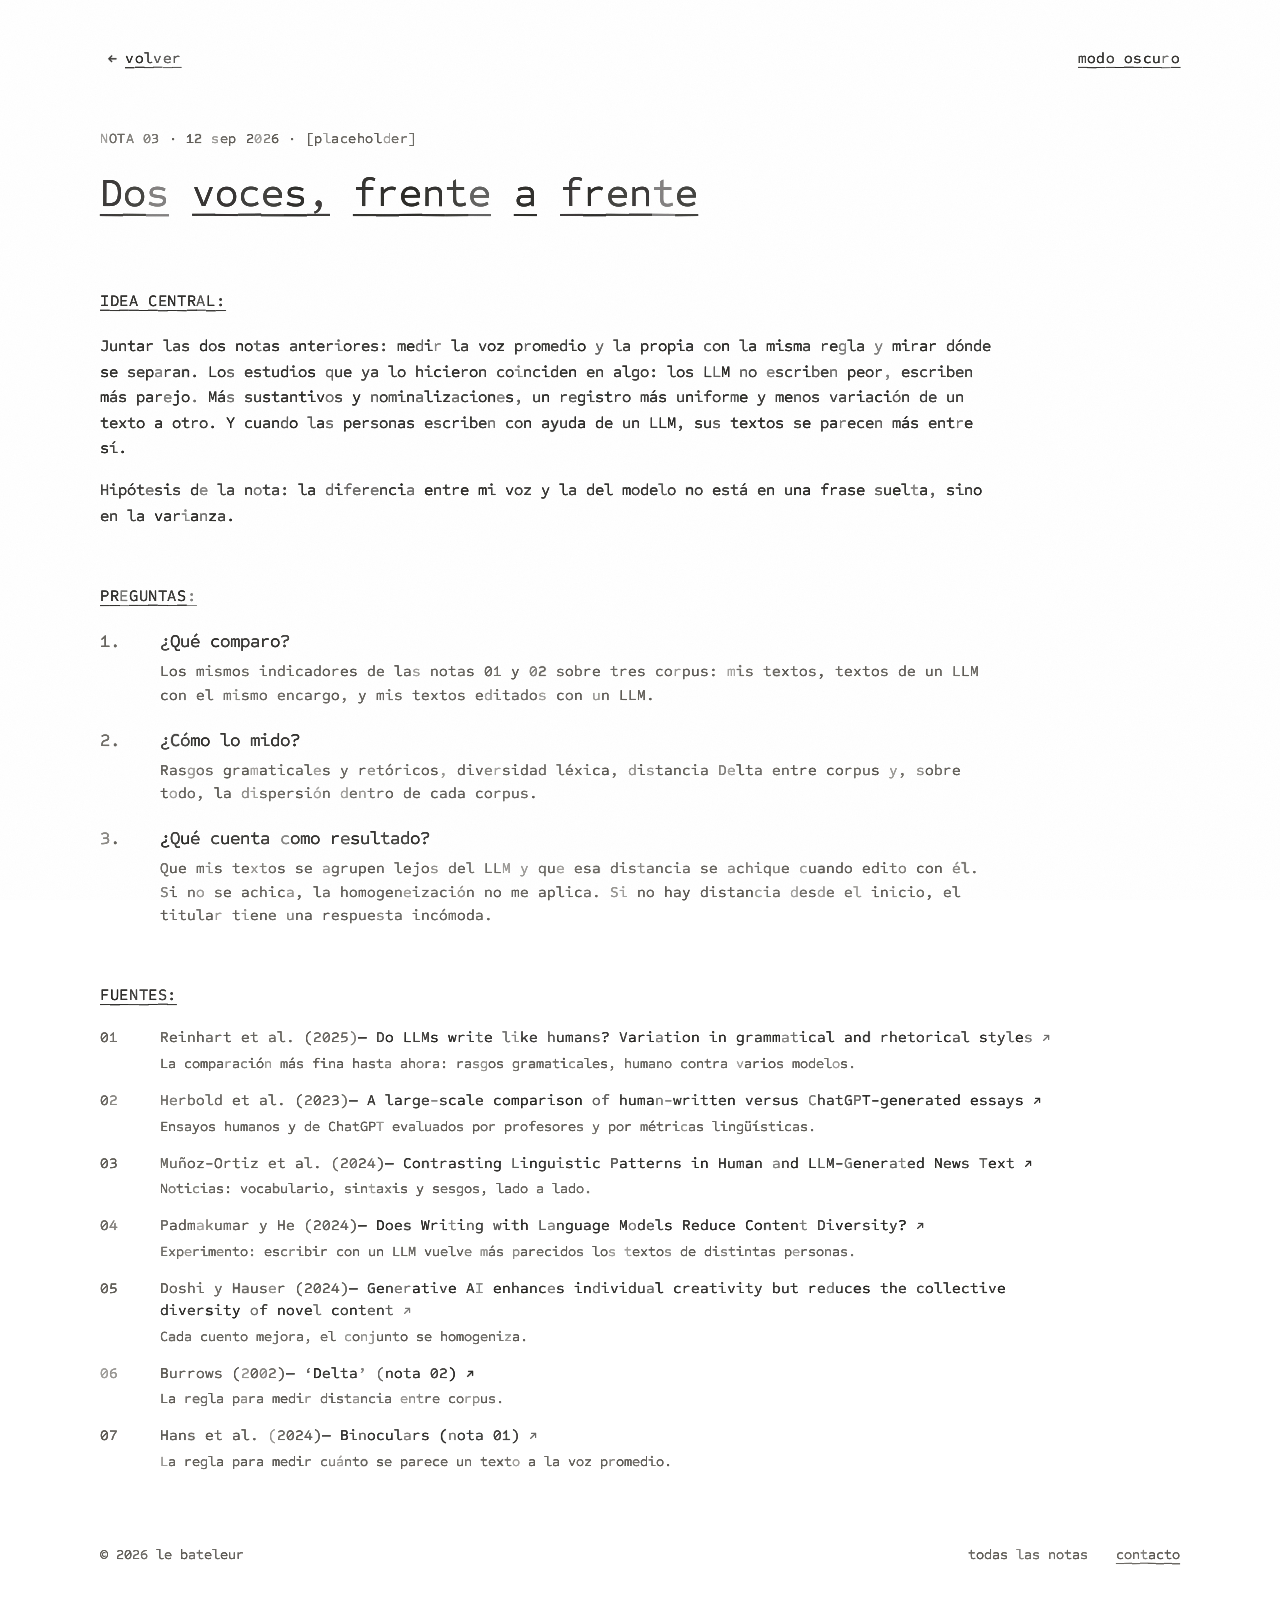
<file: notas/dos-voces-frente-a-frente/index.html>
<!doctype html>
<html lang="es">
<head>
<meta charset="utf-8">
<meta name="viewport" content="width=device-width, initial-scale=1">
<title>Dos voces, frente a frente — le bateleur</title>
<meta name="description" content="Medir la voz promedio y la propia con la misma regla y mirar dónde se separan: la diferencia está en la varianza.">
<meta property="og:title" content="Dos voces, frente a frente — le bateleur">
<meta property="og:description" content="Medir la voz promedio y la propia con la misma regla y mirar dónde se separan: la diferencia está en la varianza.">
<meta property="og:type" content="article">
<meta property="og:locale" content="es_CL">
<meta property="og:site_name" content="le bateleur">
<meta property="article:published_time" content="2026-09-12">
<meta property="og:url" content="https://lebateleur.cl/notas/dos-voces-frente-a-frente/">
<meta property="og:image" content="https://lebateleur.cl/og.png">
<meta property="og:image:width" content="1200">
<meta property="og:image:height" content="630">
<meta property="og:image:alt" content="le bateleur — ¿Tendré una voz propia?">
<meta name="twitter:card" content="summary_large_image">
<meta name="twitter:title" content="Dos voces, frente a frente — le bateleur">
<meta name="twitter:description" content="Medir la voz promedio y la propia con la misma regla y mirar dónde se separan: la diferencia está en la varianza.">
<meta name="twitter:image" content="https://lebateleur.cl/og.png">
<link rel="canonical" href="https://lebateleur.cl/notas/dos-voces-frente-a-frente/">

<link rel="icon" href="/favicon.svg" type="image/svg+xml">
<link rel="icon" href="/favicon-32.png" sizes="32x32" type="image/png">
<link rel="apple-touch-icon" href="/apple-touch-icon.png">

<script>
(function(){try{var t=localStorage.getItem('tema')||(matchMedia('(prefers-color-scheme: dark)').matches?'oscuro':'claro');document.documentElement.dataset.tema=t;}catch(e){}})();
</script>

<link rel="preconnect" href="https://fonts.googleapis.com">
<link rel="preconnect" href="https://fonts.gstatic.com" crossorigin>
<link rel="stylesheet" href="https://fonts.googleapis.com/css2?family=Sometype+Mono:ital,wght@0,400;0,500;1,400&display=swap">
<link rel="stylesheet" href="/style.css?v=6">
<script src="/maquina.js?v=6" defer></script>
</head>
<body>

<svg class="defs" aria-hidden="true"><defs>
<filter id="tinta" x="-3%" y="-10%" width="106%" height="120%">
<feTurbulence type="fractalNoise" baseFrequency="0.8" numOctaves="2" seed="5" result="n"/>
<feDisplacementMap in="SourceGraphic" in2="n" scale="1.4" xChannelSelector="R" yChannelSelector="G" result="d"/>
<feGaussianBlur in="d" stdDeviation="0.35"/>
</filter>
</defs></svg>

<svg class="grano" aria-hidden="true"><filter id="grano"><feTurbulence type="fractalNoise" baseFrequency="0.85" numOctaves="2" seed="4" stitchTiles="stitch"/><feColorMatrix type="saturate" values="0"/></filter><rect width="100%" height="100%" filter="url(#grano)"/></svg>

<main class="hoja nota escaneo">

  <a class="volver" href="/">&larr; <span class="u-chico">volver</span></a>
  <button type="button" class="tema" data-tema-boton><span class="u-chico">modo oscuro</span></button>

  <p class="meta">NOTA 03 &middot; 12 sep 2026 &middot; [placeholder]</p>

  <h1 class="titulo"><span class="u">Dos</span> <span class="u">voces,</span> <span class="u">frente</span> <span class="u">a</span> <span class="u">frente</span></h1>

  <h2 class="seccion"><span class="u-chico">IDEA CENTRAL:</span></h2>
  <div class="idea">
    <p>Juntar las dos notas anteriores: medir la voz promedio y la propia con la misma regla y mirar dónde se separan. Los estudios que ya lo hicieron coinciden en algo: los LLM no escriben peor, escriben más parejo. Más sustantivos y nominalizaciones, un registro más uniforme y menos variación de un texto a otro. Y cuando las personas escriben con ayuda de un LLM, sus textos se parecen más entre sí.</p>
    <p>Hipótesis de la nota: la diferencia entre mi voz y la del modelo no está en una frase suelta, sino en la varianza.</p>
  </div>

  <h2 class="seccion"><span class="u-chico">PREGUNTAS:</span></h2>
  <ol class="preguntas">
    <li><span class="n">1.</span><div class="q"><div>¿Qué comparo?</div><div class="r">Los mismos indicadores de las notas 01 y 02 sobre tres corpus: mis textos, textos de un LLM con el mismo encargo, y mis textos editados con un LLM.</div></div></li>
    <li><span class="n">2.</span><div class="q"><div>¿Cómo lo mido?</div><div class="r">Rasgos gramaticales y retóricos, diversidad léxica, distancia Delta entre corpus y, sobre todo, la dispersión dentro de cada corpus.</div></div></li>
    <li><span class="n">3.</span><div class="q"><div>¿Qué cuenta como resultado?</div><div class="r">Que mis textos se agrupen lejos del LLM y que esa distancia se achique cuando edito con él. Si no se achica, la homogeneización no me aplica. Si no hay distancia desde el inicio, el titular tiene una respuesta incómoda.</div></div></li>
  </ol>

  <h2 class="seccion"><span class="u-chico">FUENTES:</span></h2>
  <ol class="fuentes">
    <li><span class="n">01</span><div class="f"><a href="https://www.pnas.org/doi/10.1073/pnas.2422455122" rel="noopener"><span class="autor">Reinhart et al. (2025)</span>&mdash; Do LLMs write like humans? Variation in grammatical and rhetorical styles &#8599;</a><div class="r">La comparación más fina hasta ahora: rasgos gramaticales, humano contra varios modelos.</div></div></li>
    <li><span class="n">02</span><div class="f"><a href="https://www.nature.com/articles/s41598-023-45644-9" rel="noopener"><span class="autor">Herbold et al. (2023)</span>&mdash; A large-scale comparison of human-written versus ChatGPT-generated essays &#8599;</a><div class="r">Ensayos humanos y de ChatGPT evaluados por profesores y por métricas lingüísticas.</div></div></li>
    <li><span class="n">03</span><div class="f"><a href="https://arxiv.org/abs/2308.09067" rel="noopener"><span class="autor">Muñoz-Ortiz et al. (2024)</span>&mdash; Contrasting Linguistic Patterns in Human and LLM-Generated News Text &#8599;</a><div class="r">Noticias: vocabulario, sintaxis y sesgos, lado a lado.</div></div></li>
    <li><span class="n">04</span><div class="f"><a href="https://arxiv.org/abs/2309.05196" rel="noopener"><span class="autor">Padmakumar y He (2024)</span>&mdash; Does Writing with Language Models Reduce Content Diversity? &#8599;</a><div class="r">Experimento: escribir con un LLM vuelve más parecidos los textos de distintas personas.</div></div></li>
    <li><span class="n">05</span><div class="f"><a href="https://www.science.org/doi/10.1126/sciadv.adn5290" rel="noopener"><span class="autor">Doshi y Hauser (2024)</span>&mdash; Generative AI enhances individual creativity but reduces the collective diversity of novel content &#8599;</a><div class="r">Cada cuento mejora, el conjunto se homogeniza.</div></div></li>
    <li><span class="n">06</span><div class="f"><a href="https://academic.oup.com/dsh/article-abstract/17/3/267/929277" rel="noopener"><span class="autor">Burrows (2002)</span>&mdash; ‘Delta’ (nota 02) &#8599;</a><div class="r">La regla para medir distancia entre corpus.</div></div></li>
    <li><span class="n">07</span><div class="f"><a href="https://arxiv.org/abs/2401.12070" rel="noopener"><span class="autor">Hans et al. (2024)</span>&mdash; Binoculars (nota 01) &#8599;</a><div class="r">La regla para medir cuánto se parece un texto a la voz promedio.</div></div></li>
  </ol>

  <div class="aire"></div>

  <footer class="pie">
    <div>&copy; 2026 le bateleur</div>
    <div class="pie-links"><a href="/#notas">todas las notas</a> <a class="contacto" href="#contacto" data-u="rafasacaan" data-d="gmail.com"><span class="u-chico">contacto</span></a></div>
  </footer>

</main>

<script src="/tema.js?v=6" defer></script>
</body>
</html>
</file>
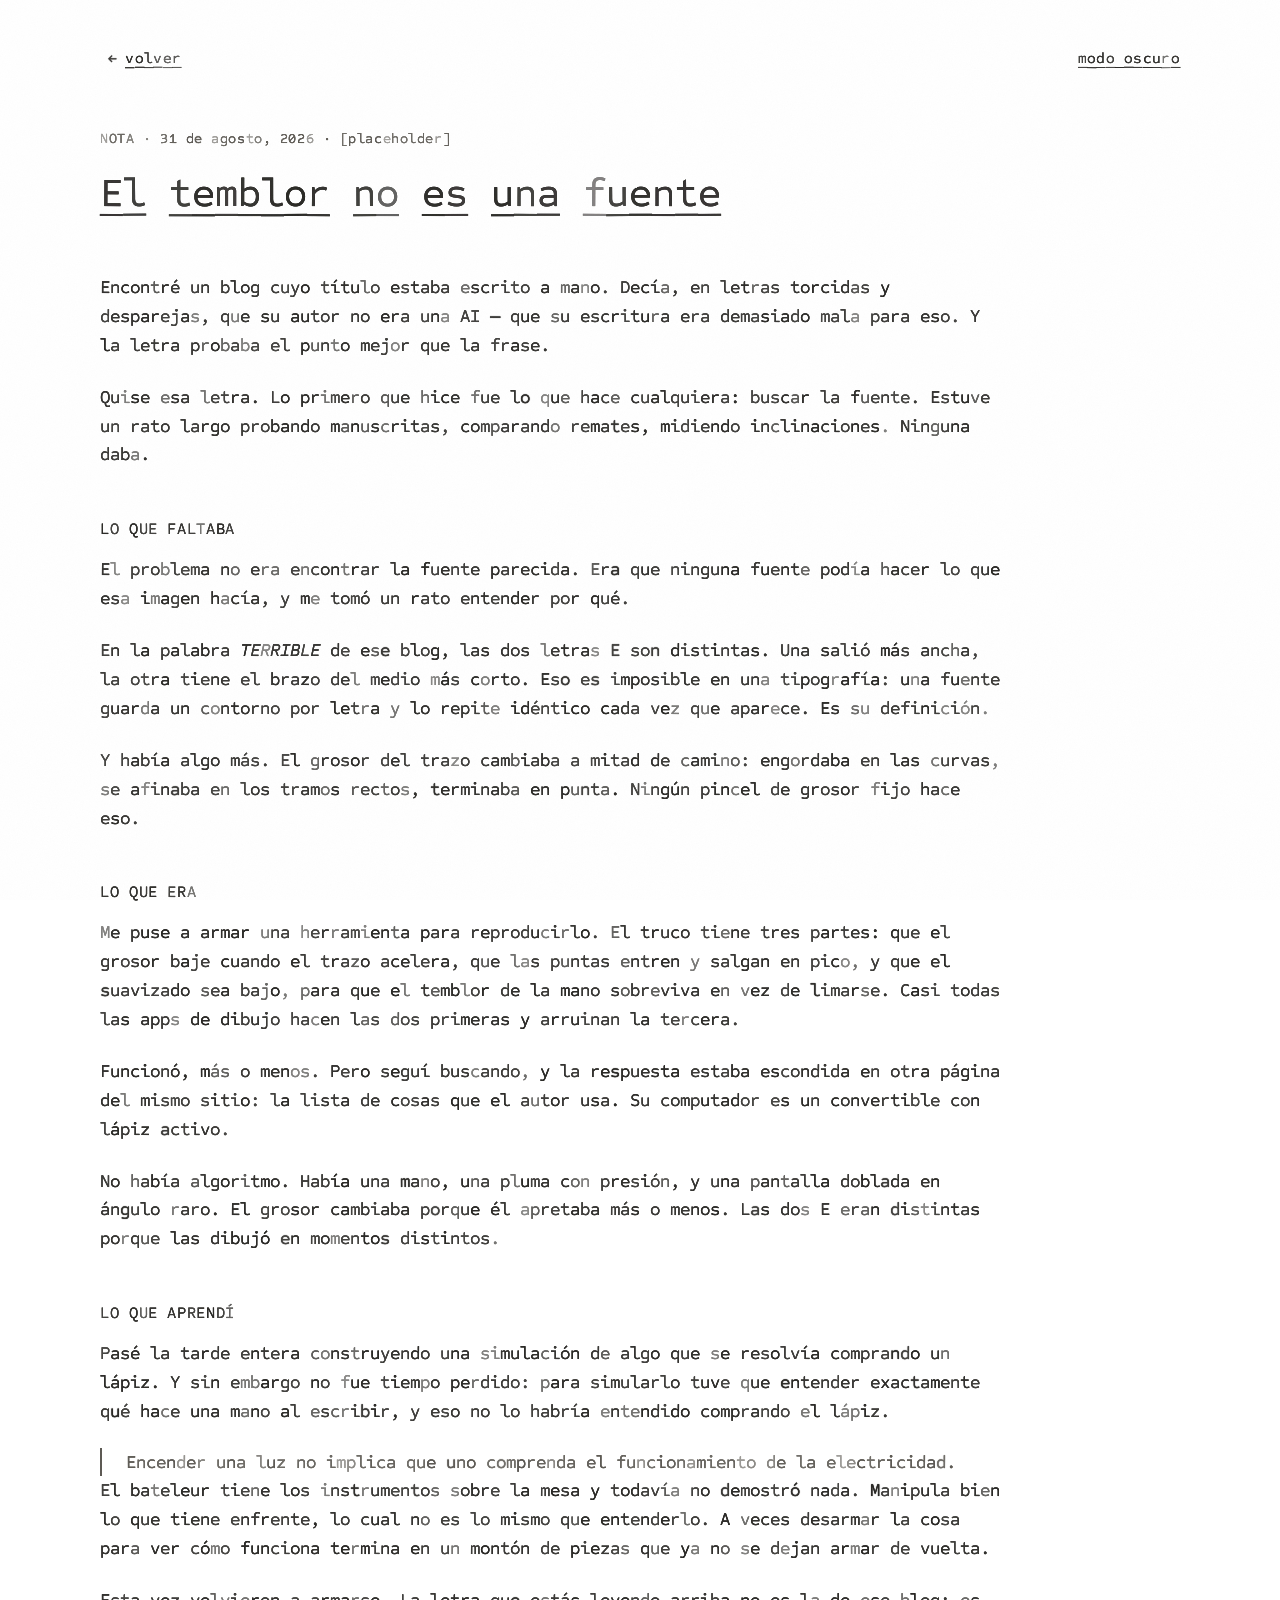
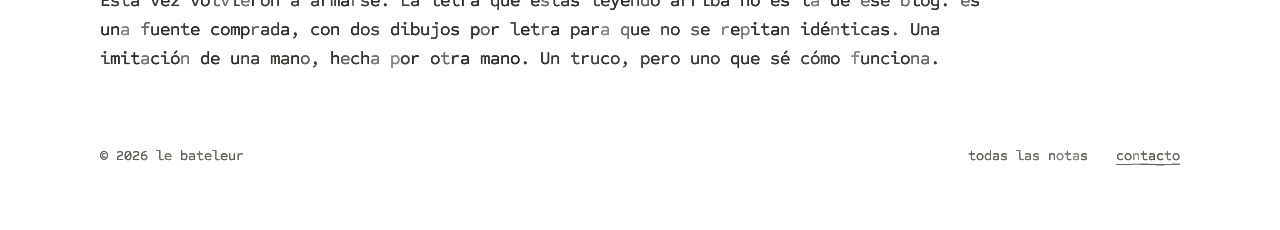
<file: notas/el-temblor-no-es-una-fuente/index.html>
<!doctype html>
<html lang="es">
<head>
<meta charset="utf-8">
<meta name="viewport" content="width=device-width, initial-scale=1">
<title>El temblor no es una fuente — le bateleur</title>
<meta name="description" content="Perseguí la letra manuscrita de un blog ajeno buscando qué tipografía era, y la respuesta resultó ser que no era ninguna.">
<meta property="og:title" content="El temblor no es una fuente — le bateleur">
<meta property="og:description" content="Perseguí la letra manuscrita de un blog ajeno buscando qué tipografía era, y la respuesta resultó ser que no era ninguna.">
<meta property="og:type" content="article">
<meta property="og:locale" content="es_CL">
<meta property="og:site_name" content="le bateleur">
<meta property="article:published_time" content="2026-08-31">
<meta property="og:url" content="https://lebateleur.cl/notas/el-temblor-no-es-una-fuente/">
<meta property="og:image" content="https://lebateleur.cl/og.png">
<meta property="og:image:width" content="1200">
<meta property="og:image:height" content="630">
<meta property="og:image:alt" content="le bateleur — ¿Tendré una voz propia?">
<meta name="twitter:card" content="summary_large_image">
<meta name="twitter:title" content="El temblor no es una fuente — le bateleur">
<meta name="twitter:description" content="Perseguí la letra manuscrita de un blog ajeno buscando qué tipografía era, y la respuesta resultó ser que no era ninguna.">
<meta name="twitter:image" content="https://lebateleur.cl/og.png">
<link rel="canonical" href="https://lebateleur.cl/notas/el-temblor-no-es-una-fuente/">

<link rel="icon" href="/favicon.svg" type="image/svg+xml">
<link rel="icon" href="/favicon-32.png" sizes="32x32" type="image/png">
<link rel="apple-touch-icon" href="/apple-touch-icon.png">

<script>
(function(){try{var t=localStorage.getItem('tema')||(matchMedia('(prefers-color-scheme: dark)').matches?'oscuro':'claro');document.documentElement.dataset.tema=t;}catch(e){}})();
</script>

<link rel="preconnect" href="https://fonts.googleapis.com">
<link rel="preconnect" href="https://fonts.gstatic.com" crossorigin>
<link rel="stylesheet" href="https://fonts.googleapis.com/css2?family=Sometype+Mono:ital,wght@0,400;0,500;1,400&display=swap">
<link rel="stylesheet" href="/style.css?v=6">
<script src="/maquina.js?v=6" defer></script>
</head>
<body>

<svg class="defs" aria-hidden="true"><defs>
<filter id="tinta" x="-3%" y="-10%" width="106%" height="120%">
<feTurbulence type="fractalNoise" baseFrequency="0.8" numOctaves="2" seed="5" result="n"/>
<feDisplacementMap in="SourceGraphic" in2="n" scale="1.4" xChannelSelector="R" yChannelSelector="G" result="d"/>
<feGaussianBlur in="d" stdDeviation="0.35"/>
</filter>
</defs></svg>

<svg class="grano" aria-hidden="true"><filter id="grano"><feTurbulence type="fractalNoise" baseFrequency="0.85" numOctaves="2" seed="4" stitchTiles="stitch"/><feColorMatrix type="saturate" values="0"/></filter><rect width="100%" height="100%" filter="url(#grano)"/></svg>

<main class="hoja nota escaneo">

  <a class="volver" href="/">&larr; <span class="u-chico">volver</span></a>
  <button type="button" class="tema" data-tema-boton><span class="u-chico">modo oscuro</span></button>

  <p class="meta">NOTA &middot; 31 de agosto, 2026 &middot; [placeholder]</p>

  <h1 class="titulo"><span class="u">El</span> <span class="u">temblor</span> <span class="u">no</span> <span class="u">es</span> <span class="u">una</span> <span class="u">fuente</span></h1>

  <div class="prosa">
    <p>
      Encontré un blog cuyo título estaba escrito a mano. Decía, en letras
      torcidas y desparejas, que su autor no era una AI &mdash; que su escritura
      era demasiado mala para eso. Y la letra probaba el punto mejor que la
      frase.
    </p>
    <p>
      Quise esa letra. Lo primero que hice fue lo que hace cualquiera: buscar
      la fuente. Estuve un rato largo probando manuscritas, comparando
      remates, midiendo inclinaciones. Ninguna daba.
    </p>

    <h2>Lo que faltaba</h2>
    <p>
      El problema no era encontrar la fuente parecida. Era que ninguna fuente
      podía hacer lo que esa imagen hacía, y me tomó un rato entender por qué.
    </p>
    <p>
      En la palabra <em>TERRIBLE</em> de ese blog, las dos letras E son
      distintas. Una salió más ancha, la otra tiene el brazo del medio más
      corto. Eso es imposible en una tipografía: una fuente guarda un contorno
      por letra y lo repite idéntico cada vez que aparece. Es su definición.
    </p>
    <p>
      Y había algo más. El grosor del trazo cambiaba a mitad de camino:
      engordaba en las curvas, se afinaba en los tramos rectos, terminaba en
      punta. Ningún pincel de grosor fijo hace eso.
    </p>

    <h2>Lo que era</h2>
    <p>
      Me puse a armar una herramienta para reproducirlo. El truco tiene tres
      partes: que el grosor baje cuando el trazo acelera, que las puntas
      entren y salgan en pico, y que el suavizado sea bajo, para que el
      temblor de la mano sobreviva en vez de limarse. Casi todas las apps de
      dibujo hacen las dos primeras y arruinan la tercera.
    </p>
    <p>
      Funcionó, más o menos. Pero seguí buscando, y la respuesta estaba
      escondida en otra página del mismo sitio: la lista de cosas que el autor
      usa. Su computador es un convertible con lápiz activo.
    </p>
    <p>
      No había algoritmo. Había una mano, una pluma con presión, y una
      pantalla doblada en ángulo raro. El grosor cambiaba porque él apretaba
      más o menos. Las dos E eran distintas porque las dibujó en momentos
      distintos.
    </p>

    <h2>Lo que aprendí</h2>
    <p>
      Pasé la tarde entera construyendo una simulación de algo que se resolvía
      comprando un lápiz. Y sin embargo no fue tiempo perdido: para simularlo
      tuve que entender exactamente qué hace una mano al escribir, y eso no lo
      habría entendido comprando el lápiz.
    </p>
    <blockquote>
      <p>
        Encender una luz no implica que uno comprenda el funcionamiento de la
        electricidad.
      </p>
    </blockquote>
    <p>
      El bateleur tiene los instrumentos sobre la mesa y todavía no demostró
      nada. Manipula bien lo que tiene enfrente, lo cual no es lo mismo que
      entenderlo. A veces desarmar la cosa para ver cómo funciona termina en
      un montón de piezas que ya no se dejan armar de vuelta.
    </p>
    <p>
      Esta vez volvieron a armarse. La letra que estás leyendo arriba no es la
      de ese blog: es una fuente comprada, con dos dibujos por letra para que
      no se repitan idénticas. Una imitación de una mano, hecha por otra mano.
      Un truco, pero uno que sé cómo funciona.
    </p>
    </div>

  <div class="aire"></div>

  <footer class="pie">
    <div>&copy; 2026 le bateleur</div>
    <div class="pie-links"><a href="/#notas">todas las notas</a> <a class="contacto" href="#contacto" data-u="rafasacaan" data-d="gmail.com"><span class="u-chico">contacto</span></a></div>
  </footer>

</main>

<script src="/tema.js?v=6" defer></script>
</body>
</html>
</file>
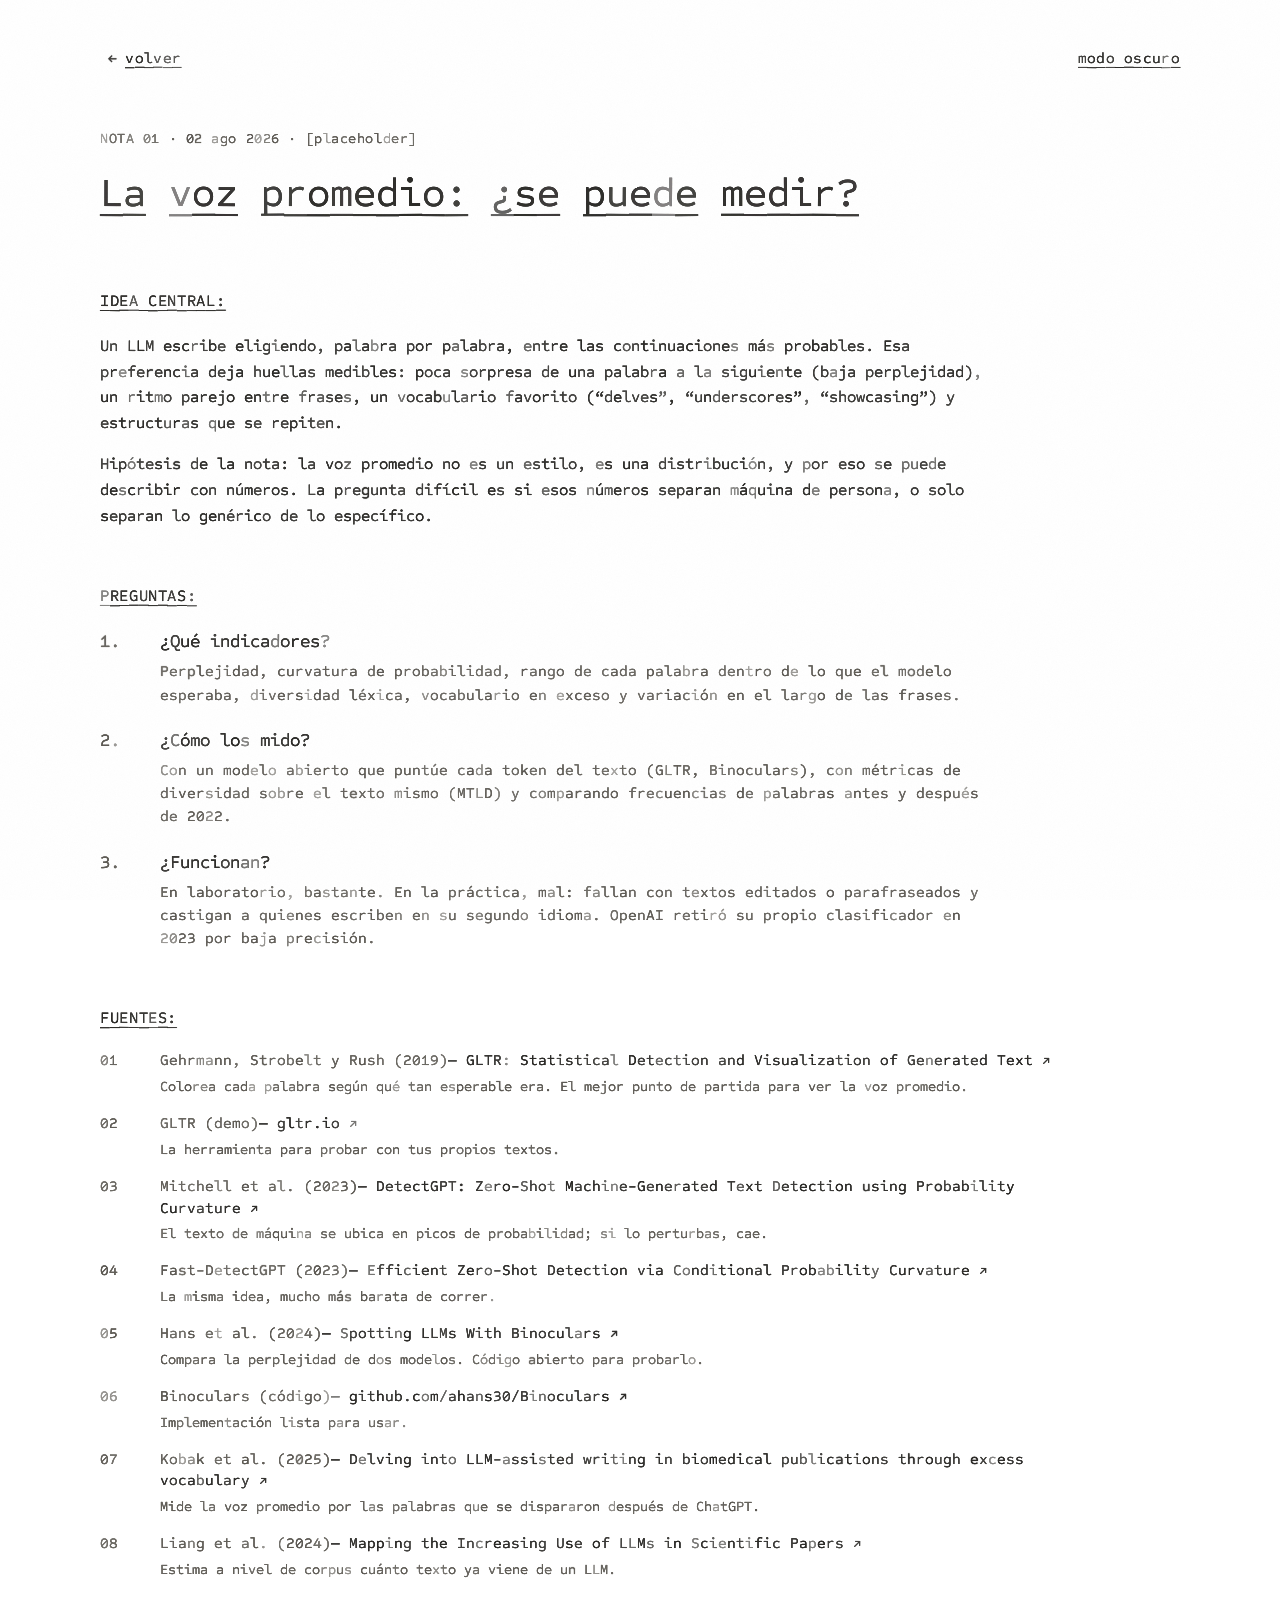
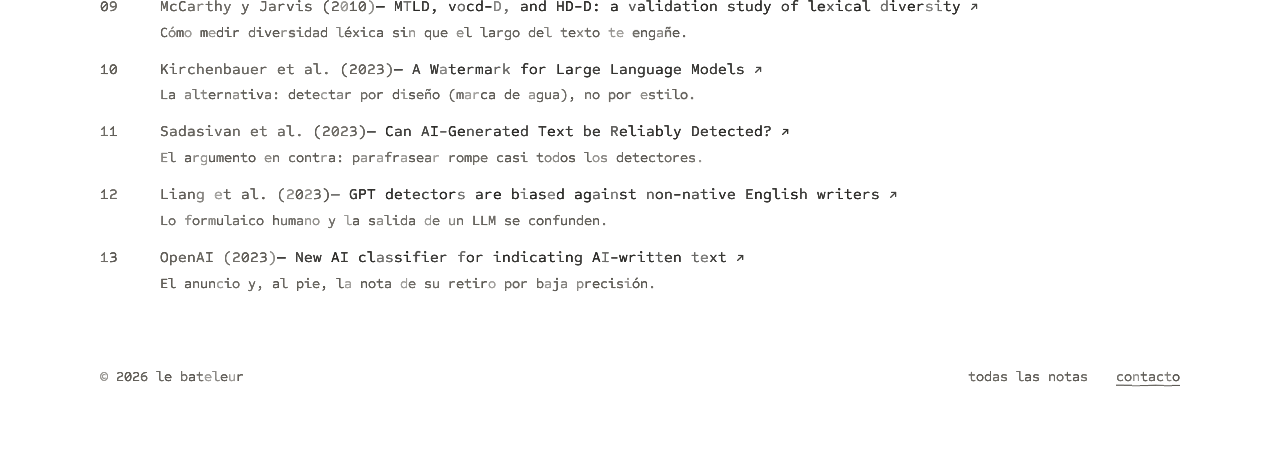
<file: notas/la-voz-promedio/index.html>
<!doctype html>
<html lang="es">
<head>
<meta charset="utf-8">
<meta name="viewport" content="width=device-width, initial-scale=1">
<title>La voz promedio: ¿se puede medir? — le bateleur</title>
<meta name="description" content="Sobre cómo se mide la voz promedio de un LLM: perplejidad, vocabulario en exceso, detectores, y por qué fallan.">
<meta property="og:title" content="La voz promedio: ¿se puede medir? — le bateleur">
<meta property="og:description" content="Sobre cómo se mide la voz promedio de un LLM: perplejidad, vocabulario en exceso, detectores, y por qué fallan.">
<meta property="og:type" content="article">
<meta property="og:locale" content="es_CL">
<meta property="og:site_name" content="le bateleur">
<meta property="article:published_time" content="2026-08-02">
<meta property="og:url" content="https://lebateleur.cl/notas/la-voz-promedio/">
<meta property="og:image" content="https://lebateleur.cl/og.png">
<meta property="og:image:width" content="1200">
<meta property="og:image:height" content="630">
<meta property="og:image:alt" content="le bateleur — ¿Tendré una voz propia?">
<meta name="twitter:card" content="summary_large_image">
<meta name="twitter:title" content="La voz promedio: ¿se puede medir? — le bateleur">
<meta name="twitter:description" content="Sobre cómo se mide la voz promedio de un LLM: perplejidad, vocabulario en exceso, detectores, y por qué fallan.">
<meta name="twitter:image" content="https://lebateleur.cl/og.png">
<link rel="canonical" href="https://lebateleur.cl/notas/la-voz-promedio/">

<link rel="icon" href="/favicon.svg" type="image/svg+xml">
<link rel="icon" href="/favicon-32.png" sizes="32x32" type="image/png">
<link rel="apple-touch-icon" href="/apple-touch-icon.png">

<script>
(function(){try{var t=localStorage.getItem('tema')||(matchMedia('(prefers-color-scheme: dark)').matches?'oscuro':'claro');document.documentElement.dataset.tema=t;}catch(e){}})();
</script>

<link rel="preconnect" href="https://fonts.googleapis.com">
<link rel="preconnect" href="https://fonts.gstatic.com" crossorigin>
<link rel="stylesheet" href="https://fonts.googleapis.com/css2?family=Sometype+Mono:ital,wght@0,400;0,500;1,400&display=swap">
<link rel="stylesheet" href="/style.css?v=6">
<script src="/maquina.js?v=6" defer></script>
</head>
<body>

<svg class="defs" aria-hidden="true"><defs>
<filter id="tinta" x="-3%" y="-10%" width="106%" height="120%">
<feTurbulence type="fractalNoise" baseFrequency="0.8" numOctaves="2" seed="5" result="n"/>
<feDisplacementMap in="SourceGraphic" in2="n" scale="1.4" xChannelSelector="R" yChannelSelector="G" result="d"/>
<feGaussianBlur in="d" stdDeviation="0.35"/>
</filter>
</defs></svg>

<svg class="grano" aria-hidden="true"><filter id="grano"><feTurbulence type="fractalNoise" baseFrequency="0.85" numOctaves="2" seed="4" stitchTiles="stitch"/><feColorMatrix type="saturate" values="0"/></filter><rect width="100%" height="100%" filter="url(#grano)"/></svg>

<main class="hoja nota escaneo">

  <a class="volver" href="/">&larr; <span class="u-chico">volver</span></a>
  <button type="button" class="tema" data-tema-boton><span class="u-chico">modo oscuro</span></button>

  <p class="meta">NOTA 01 &middot; 02 ago 2026 &middot; [placeholder]</p>

  <h1 class="titulo"><span class="u">La</span> <span class="u">voz</span> <span class="u">promedio:</span> <span class="u">¿se</span> <span class="u">puede</span> <span class="u">medir?</span></h1>

  <h2 class="seccion"><span class="u-chico">IDEA CENTRAL:</span></h2>
  <div class="idea">
    <p>Un LLM escribe eligiendo, palabra por palabra, entre las continuaciones más probables. Esa preferencia deja huellas medibles: poca sorpresa de una palabra a la siguiente (baja perplejidad), un ritmo parejo entre frases, un vocabulario favorito (“delves”, “underscores”, “showcasing”) y estructuras que se repiten.</p>
    <p>Hipótesis de la nota: la voz promedio no es un estilo, es una distribución, y por eso se puede describir con números. La pregunta difícil es si esos números separan máquina de persona, o solo separan lo genérico de lo específico.</p>
  </div>

  <h2 class="seccion"><span class="u-chico">PREGUNTAS:</span></h2>
  <ol class="preguntas">
    <li><span class="n">1.</span><div class="q"><div>¿Qué indicadores?</div><div class="r">Perplejidad, curvatura de probabilidad, rango de cada palabra dentro de lo que el modelo esperaba, diversidad léxica, vocabulario en exceso y variación en el largo de las frases.</div></div></li>
    <li><span class="n">2.</span><div class="q"><div>¿Cómo los mido?</div><div class="r">Con un modelo abierto que puntúe cada token del texto (GLTR, Binoculars), con métricas de diversidad sobre el texto mismo (MTLD) y comparando frecuencias de palabras antes y después de 2022.</div></div></li>
    <li><span class="n">3.</span><div class="q"><div>¿Funcionan?</div><div class="r">En laboratorio, bastante. En la práctica, mal: fallan con textos editados o parafraseados y castigan a quienes escriben en su segundo idioma. OpenAI retiró su propio clasificador en 2023 por baja precisión.</div></div></li>
  </ol>

  <h2 class="seccion"><span class="u-chico">FUENTES:</span></h2>
  <ol class="fuentes">
    <li><span class="n">01</span><div class="f"><a href="https://arxiv.org/abs/1906.04043" rel="noopener"><span class="autor">Gehrmann, Strobelt y Rush (2019)</span>&mdash; GLTR: Statistical Detection and Visualization of Generated Text &#8599;</a><div class="r">Colorea cada palabra según qué tan esperable era. El mejor punto de partida para ver la voz promedio.</div></div></li>
    <li><span class="n">02</span><div class="f"><a href="http://gltr.io/" rel="noopener"><span class="autor">GLTR (demo)</span>&mdash; gltr.io &#8599;</a><div class="r">La herramienta para probar con tus propios textos.</div></div></li>
    <li><span class="n">03</span><div class="f"><a href="https://arxiv.org/abs/2301.11305" rel="noopener"><span class="autor">Mitchell et al. (2023)</span>&mdash; DetectGPT: Zero-Shot Machine-Generated Text Detection using Probability Curvature &#8599;</a><div class="r">El texto de máquina se ubica en picos de probabilidad; si lo perturbas, cae.</div></div></li>
    <li><span class="n">04</span><div class="f"><a href="https://arxiv.org/abs/2310.05130" rel="noopener"><span class="autor">Fast-DetectGPT (2023)</span>&mdash; Efficient Zero-Shot Detection via Conditional Probability Curvature &#8599;</a><div class="r">La misma idea, mucho más barata de correr.</div></div></li>
    <li><span class="n">05</span><div class="f"><a href="https://arxiv.org/abs/2401.12070" rel="noopener"><span class="autor">Hans et al. (2024)</span>&mdash; Spotting LLMs With Binoculars &#8599;</a><div class="r">Compara la perplejidad de dos modelos. Código abierto para probarlo.</div></div></li>
    <li><span class="n">06</span><div class="f"><a href="https://github.com/ahans30/Binoculars" rel="noopener"><span class="autor">Binoculars (código)</span>&mdash; github.com/ahans30/Binoculars &#8599;</a><div class="r">Implementación lista para usar.</div></div></li>
    <li><span class="n">07</span><div class="f"><a href="https://www.science.org/doi/10.1126/sciadv.adt3813" rel="noopener"><span class="autor">Kobak et al. (2025)</span>&mdash; Delving into LLM-assisted writing in biomedical publications through excess vocabulary &#8599;</a><div class="r">Mide la voz promedio por las palabras que se dispararon después de ChatGPT.</div></div></li>
    <li><span class="n">08</span><div class="f"><a href="https://arxiv.org/abs/2404.01268" rel="noopener"><span class="autor">Liang et al. (2024)</span>&mdash; Mapping the Increasing Use of LLMs in Scientific Papers &#8599;</a><div class="r">Estima a nivel de corpus cuánto texto ya viene de un LLM.</div></div></li>
    <li><span class="n">09</span><div class="f"><a href="https://link.springer.com/article/10.3758/BRM.42.2.381" rel="noopener"><span class="autor">McCarthy y Jarvis (2010)</span>&mdash; MTLD, vocd-D, and HD-D: a validation study of lexical diversity &#8599;</a><div class="r">Cómo medir diversidad léxica sin que el largo del texto te engañe.</div></div></li>
    <li><span class="n">10</span><div class="f"><a href="https://arxiv.org/abs/2301.10226" rel="noopener"><span class="autor">Kirchenbauer et al. (2023)</span>&mdash; A Watermark for Large Language Models &#8599;</a><div class="r">La alternativa: detectar por diseño (marca de agua), no por estilo.</div></div></li>
    <li><span class="n">11</span><div class="f"><a href="https://arxiv.org/abs/2303.11156" rel="noopener"><span class="autor">Sadasivan et al. (2023)</span>&mdash; Can AI-Generated Text be Reliably Detected? &#8599;</a><div class="r">El argumento en contra: parafrasear rompe casi todos los detectores.</div></div></li>
    <li><span class="n">12</span><div class="f"><a href="https://arxiv.org/abs/2304.02819" rel="noopener"><span class="autor">Liang et al. (2023)</span>&mdash; GPT detectors are biased against non-native English writers &#8599;</a><div class="r">Lo formulaico humano y la salida de un LLM se confunden.</div></div></li>
    <li><span class="n">13</span><div class="f"><a href="https://openai.com/index/new-ai-classifier-for-indicating-ai-written-text/" rel="noopener"><span class="autor">OpenAI (2023)</span>&mdash; New AI classifier for indicating AI-written text &#8599;</a><div class="r">El anuncio y, al pie, la nota de su retiro por baja precisión.</div></div></li>
  </ol>

  <div class="aire"></div>

  <footer class="pie">
    <div>&copy; 2026 le bateleur</div>
    <div class="pie-links"><a href="/#notas">todas las notas</a> <a class="contacto" href="#contacto" data-u="rafasacaan" data-d="gmail.com"><span class="u-chico">contacto</span></a></div>
  </footer>

</main>

<script src="/tema.js?v=6" defer></script>
</body>
</html>
</file>
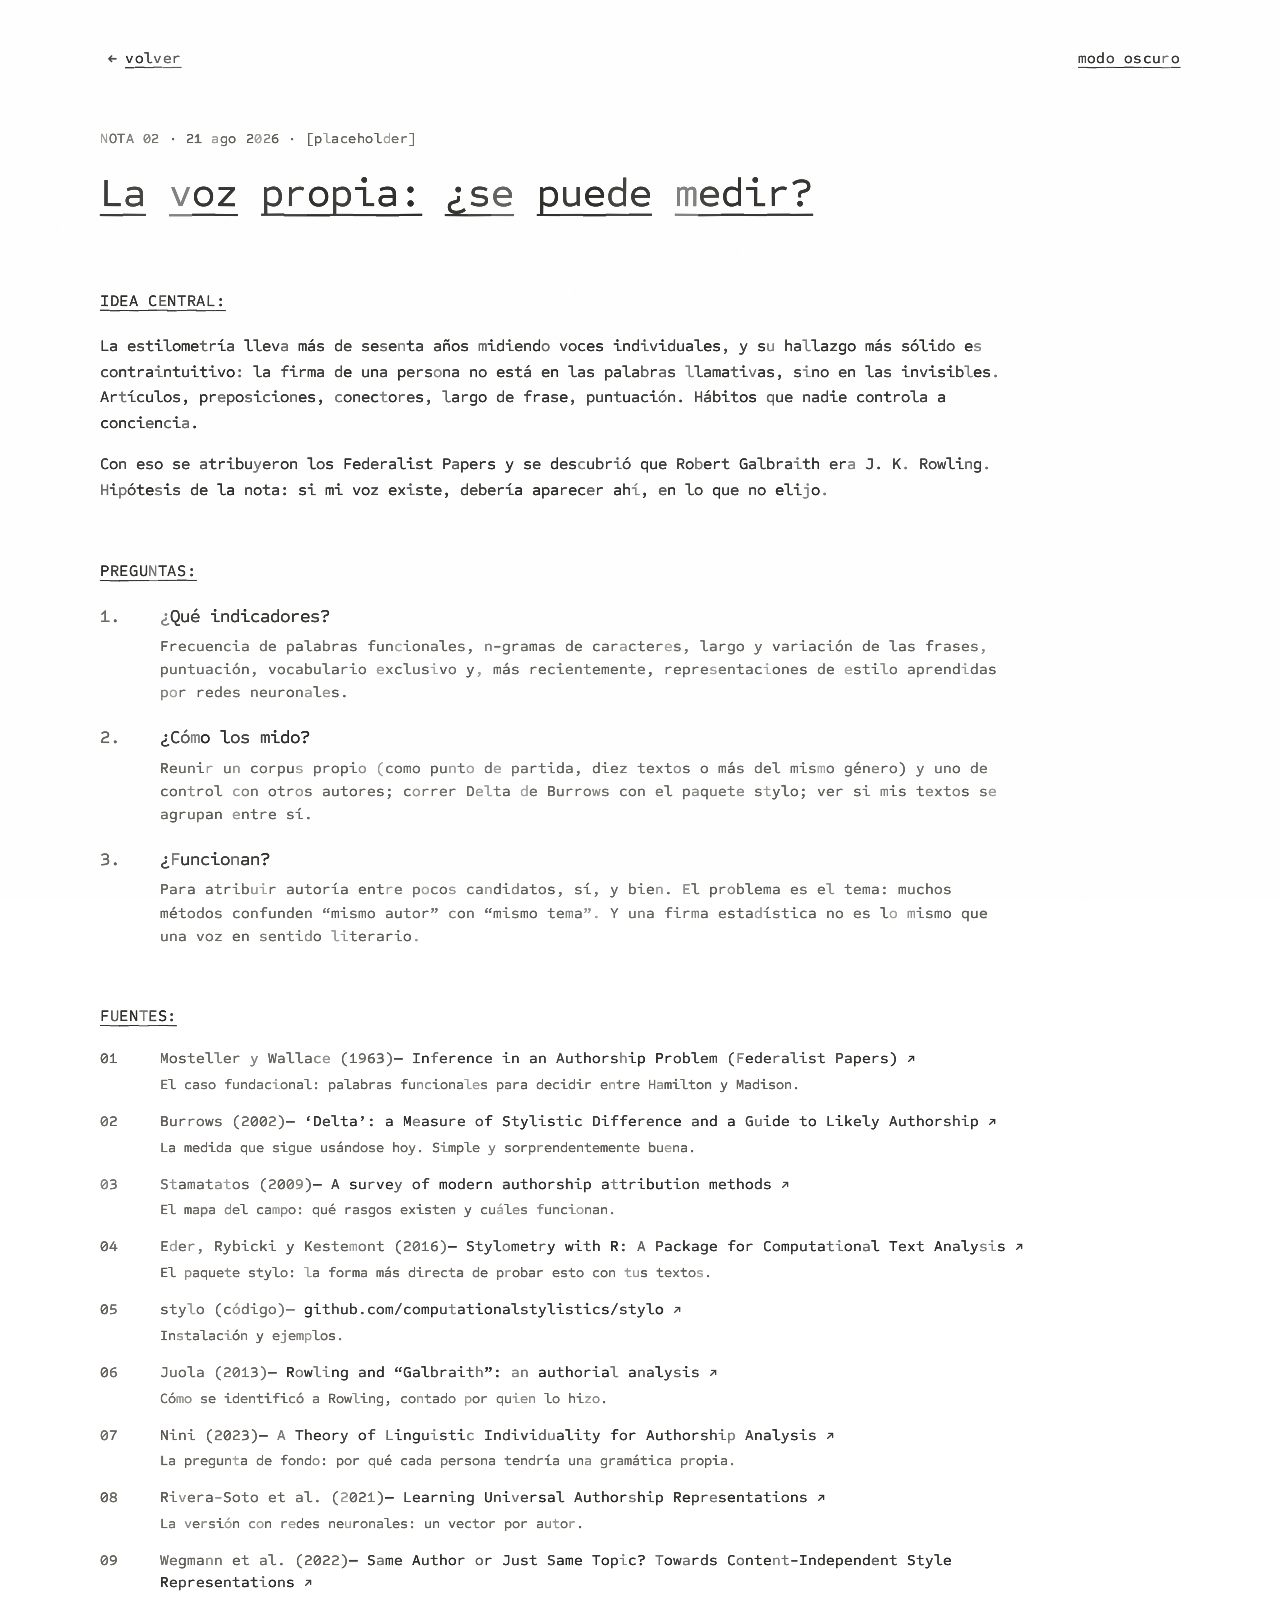
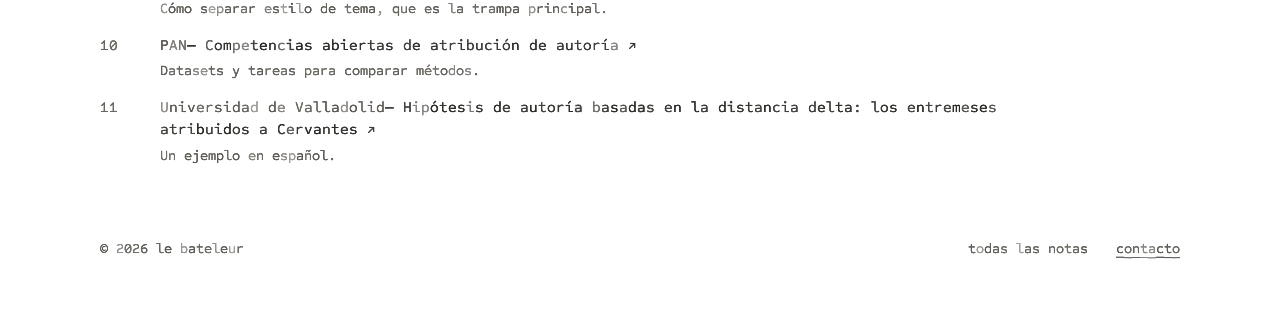
<file: notas/la-voz-propia/index.html>
<!doctype html>
<html lang="es">
<head>
<meta charset="utf-8">
<meta name="viewport" content="width=device-width, initial-scale=1">
<title>La voz propia: ¿se puede medir? — le bateleur</title>
<meta name="description" content="Sobre estilometría: la firma de una persona vive en las palabras invisibles, y se puede medir con Delta de Burrows.">
<meta property="og:title" content="La voz propia: ¿se puede medir? — le bateleur">
<meta property="og:description" content="Sobre estilometría: la firma de una persona vive en las palabras invisibles, y se puede medir con Delta de Burrows.">
<meta property="og:type" content="article">
<meta property="og:locale" content="es_CL">
<meta property="og:site_name" content="le bateleur">
<meta property="article:published_time" content="2026-08-21">
<meta property="og:url" content="https://lebateleur.cl/notas/la-voz-propia/">
<meta property="og:image" content="https://lebateleur.cl/og.png">
<meta property="og:image:width" content="1200">
<meta property="og:image:height" content="630">
<meta property="og:image:alt" content="le bateleur — ¿Tendré una voz propia?">
<meta name="twitter:card" content="summary_large_image">
<meta name="twitter:title" content="La voz propia: ¿se puede medir? — le bateleur">
<meta name="twitter:description" content="Sobre estilometría: la firma de una persona vive en las palabras invisibles, y se puede medir con Delta de Burrows.">
<meta name="twitter:image" content="https://lebateleur.cl/og.png">
<link rel="canonical" href="https://lebateleur.cl/notas/la-voz-propia/">

<link rel="icon" href="/favicon.svg" type="image/svg+xml">
<link rel="icon" href="/favicon-32.png" sizes="32x32" type="image/png">
<link rel="apple-touch-icon" href="/apple-touch-icon.png">

<script>
(function(){try{var t=localStorage.getItem('tema')||(matchMedia('(prefers-color-scheme: dark)').matches?'oscuro':'claro');document.documentElement.dataset.tema=t;}catch(e){}})();
</script>

<link rel="preconnect" href="https://fonts.googleapis.com">
<link rel="preconnect" href="https://fonts.gstatic.com" crossorigin>
<link rel="stylesheet" href="https://fonts.googleapis.com/css2?family=Sometype+Mono:ital,wght@0,400;0,500;1,400&display=swap">
<link rel="stylesheet" href="/style.css?v=6">
<script src="/maquina.js?v=6" defer></script>
</head>
<body>

<svg class="defs" aria-hidden="true"><defs>
<filter id="tinta" x="-3%" y="-10%" width="106%" height="120%">
<feTurbulence type="fractalNoise" baseFrequency="0.8" numOctaves="2" seed="5" result="n"/>
<feDisplacementMap in="SourceGraphic" in2="n" scale="1.4" xChannelSelector="R" yChannelSelector="G" result="d"/>
<feGaussianBlur in="d" stdDeviation="0.35"/>
</filter>
</defs></svg>

<svg class="grano" aria-hidden="true"><filter id="grano"><feTurbulence type="fractalNoise" baseFrequency="0.85" numOctaves="2" seed="4" stitchTiles="stitch"/><feColorMatrix type="saturate" values="0"/></filter><rect width="100%" height="100%" filter="url(#grano)"/></svg>

<main class="hoja nota escaneo">

  <a class="volver" href="/">&larr; <span class="u-chico">volver</span></a>
  <button type="button" class="tema" data-tema-boton><span class="u-chico">modo oscuro</span></button>

  <p class="meta">NOTA 02 &middot; 21 ago 2026 &middot; [placeholder]</p>

  <h1 class="titulo"><span class="u">La</span> <span class="u">voz</span> <span class="u">propia:</span> <span class="u">¿se</span> <span class="u">puede</span> <span class="u">medir?</span></h1>

  <h2 class="seccion"><span class="u-chico">IDEA CENTRAL:</span></h2>
  <div class="idea">
    <p>La estilometría lleva más de sesenta años midiendo voces individuales, y su hallazgo más sólido es contraintuitivo: la firma de una persona no está en las palabras llamativas, sino en las invisibles. Artículos, preposiciones, conectores, largo de frase, puntuación. Hábitos que nadie controla a conciencia.</p>
    <p>Con eso se atribuyeron los Federalist Papers y se descubrió que Robert Galbraith era J. K. Rowling. Hipótesis de la nota: si mi voz existe, debería aparecer ahí, en lo que no elijo.</p>
  </div>

  <h2 class="seccion"><span class="u-chico">PREGUNTAS:</span></h2>
  <ol class="preguntas">
    <li><span class="n">1.</span><div class="q"><div>¿Qué indicadores?</div><div class="r">Frecuencia de palabras funcionales, n-gramas de caracteres, largo y variación de las frases, puntuación, vocabulario exclusivo y, más recientemente, representaciones de estilo aprendidas por redes neuronales.</div></div></li>
    <li><span class="n">2.</span><div class="q"><div>¿Cómo los mido?</div><div class="r">Reunir un corpus propio (como punto de partida, diez textos o más del mismo género) y uno de control con otros autores; correr Delta de Burrows con el paquete stylo; ver si mis textos se agrupan entre sí.</div></div></li>
    <li><span class="n">3.</span><div class="q"><div>¿Funcionan?</div><div class="r">Para atribuir autoría entre pocos candidatos, sí, y bien. El problema es el tema: muchos métodos confunden “mismo autor” con “mismo tema”. Y una firma estadística no es lo mismo que una voz en sentido literario.</div></div></li>
  </ol>

  <h2 class="seccion"><span class="u-chico">FUENTES:</span></h2>
  <ol class="fuentes">
    <li><span class="n">01</span><div class="f"><a href="https://www.tandfonline.com/doi/abs/10.1080/01621459.1963.10500849" rel="noopener"><span class="autor">Mosteller y Wallace (1963)</span>&mdash; Inference in an Authorship Problem (Federalist Papers) &#8599;</a><div class="r">El caso fundacional: palabras funcionales para decidir entre Hamilton y Madison.</div></div></li>
    <li><span class="n">02</span><div class="f"><a href="https://academic.oup.com/dsh/article-abstract/17/3/267/929277" rel="noopener"><span class="autor">Burrows (2002)</span>&mdash; ‘Delta’: a Measure of Stylistic Difference and a Guide to Likely Authorship &#8599;</a><div class="r">La medida que sigue usándose hoy. Simple y sorprendentemente buena.</div></div></li>
    <li><span class="n">03</span><div class="f"><a href="https://onlinelibrary.wiley.com/doi/abs/10.1002/asi.21001" rel="noopener"><span class="autor">Stamatatos (2009)</span>&mdash; A survey of modern authorship attribution methods &#8599;</a><div class="r">El mapa del campo: qué rasgos existen y cuáles funcionan.</div></div></li>
    <li><span class="n">04</span><div class="f"><a href="https://journal.r-project.org/articles/RJ-2016-007/" rel="noopener"><span class="autor">Eder, Rybicki y Kestemont (2016)</span>&mdash; Stylometry with R: A Package for Computational Text Analysis &#8599;</a><div class="r">El paquete stylo: la forma más directa de probar esto con tus textos.</div></div></li>
    <li><span class="n">05</span><div class="f"><a href="https://github.com/computationalstylistics/stylo" rel="noopener"><span class="autor">stylo (código)</span>&mdash; github.com/computationalstylistics/stylo &#8599;</a><div class="r">Instalación y ejemplos.</div></div></li>
    <li><span class="n">06</span><div class="f"><a href="https://languagelog.ldc.upenn.edu/nll/?p=5315" rel="noopener"><span class="autor">Juola (2013)</span>&mdash; Rowling and “Galbraith”: an authorial analysis &#8599;</a><div class="r">Cómo se identificó a Rowling, contado por quien lo hizo.</div></div></li>
    <li><span class="n">07</span><div class="f"><a href="https://www.cambridge.org/core/elements/abs/theory-of-linguistic-individuality-for-authorship-analysis/E52B7B8ADC2B5EC579037AC9D81575E5" rel="noopener"><span class="autor">Nini (2023)</span>&mdash; A Theory of Linguistic Individuality for Authorship Analysis &#8599;</a><div class="r">La pregunta de fondo: por qué cada persona tendría una gramática propia.</div></div></li>
    <li><span class="n">08</span><div class="f"><a href="https://aclanthology.org/2021.emnlp-main.70/" rel="noopener"><span class="autor">Rivera-Soto et al. (2021)</span>&mdash; Learning Universal Authorship Representations &#8599;</a><div class="r">La versión con redes neuronales: un vector por autor.</div></div></li>
    <li><span class="n">09</span><div class="f"><a href="https://aclanthology.org/2022.repl4nlp-1.26/" rel="noopener"><span class="autor">Wegmann et al. (2022)</span>&mdash; Same Author or Just Same Topic? Towards Content-Independent Style Representations &#8599;</a><div class="r">Cómo separar estilo de tema, que es la trampa principal.</div></div></li>
    <li><span class="n">10</span><div class="f"><a href="https://pan.webis.de/" rel="noopener"><span class="autor">PAN</span>&mdash; Competencias abiertas de atribución de autoría &#8599;</a><div class="r">Datasets y tareas para comparar métodos.</div></div></li>
    <li><span class="n">11</span><div class="f"><a href="https://portaldelaciencia.uva.es/documentos/6696b6844ea9f17d1ee140db" rel="noopener"><span class="autor">Universidad de Valladolid</span>&mdash; Hipótesis de autoría basadas en la distancia delta: los entremeses atribuidos a Cervantes &#8599;</a><div class="r">Un ejemplo en español.</div></div></li>
  </ol>

  <div class="aire"></div>

  <footer class="pie">
    <div>&copy; 2026 le bateleur</div>
    <div class="pie-links"><a href="/#notas">todas las notas</a> <a class="contacto" href="#contacto" data-u="rafasacaan" data-d="gmail.com"><span class="u-chico">contacto</span></a></div>
  </footer>

</main>

<script src="/tema.js?v=6" defer></script>
</body>
</html>
</file>
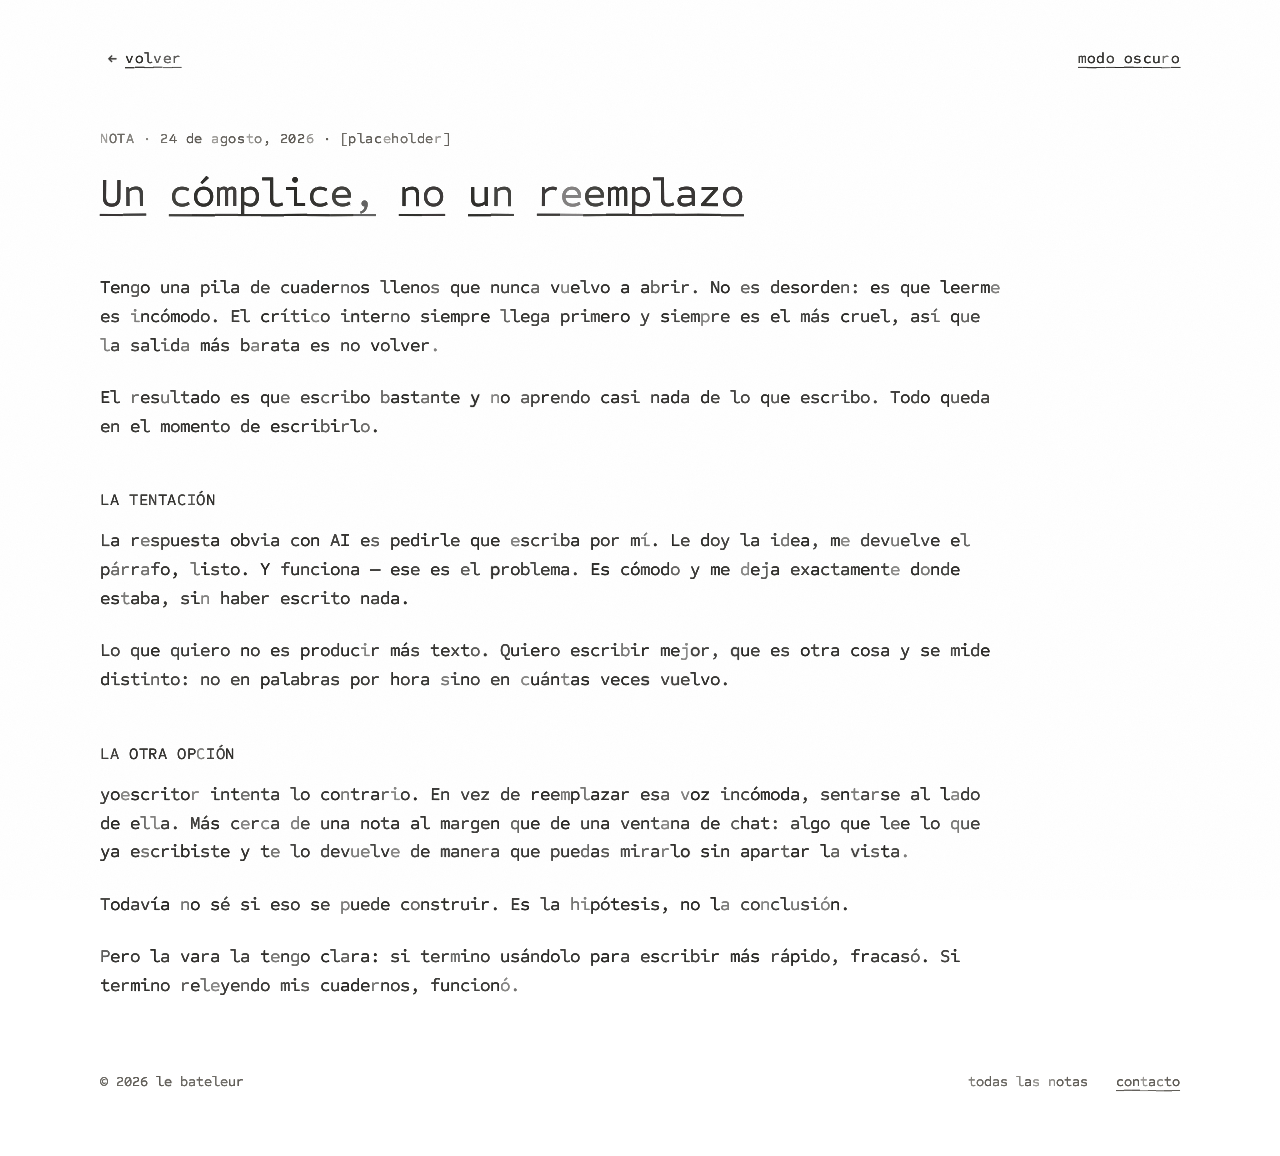
<file: notas/un-complice-no-un-reemplazo/index.html>
<!doctype html>
<html lang="es">
<head>
<meta charset="utf-8">
<meta name="viewport" content="width=device-width, initial-scale=1">
<title>Un cómplice, no un reemplazo — le bateleur</title>
<meta name="description" content="Escribo en cuadernos que nunca releo, porque leerme es incómodo. De ese problema salió yoescritor.">
<meta property="og:title" content="Un cómplice, no un reemplazo — le bateleur">
<meta property="og:description" content="Escribo en cuadernos que nunca releo, porque leerme es incómodo. De ese problema salió yoescritor.">
<meta property="og:type" content="article">
<meta property="og:locale" content="es_CL">
<meta property="og:site_name" content="le bateleur">
<meta property="article:published_time" content="2026-08-24">
<meta property="og:url" content="https://lebateleur.cl/notas/un-complice-no-un-reemplazo/">
<meta property="og:image" content="https://lebateleur.cl/og.png">
<meta property="og:image:width" content="1200">
<meta property="og:image:height" content="630">
<meta property="og:image:alt" content="le bateleur — ¿Tendré una voz propia?">
<meta name="twitter:card" content="summary_large_image">
<meta name="twitter:title" content="Un cómplice, no un reemplazo — le bateleur">
<meta name="twitter:description" content="Escribo en cuadernos que nunca releo, porque leerme es incómodo. De ese problema salió yoescritor.">
<meta name="twitter:image" content="https://lebateleur.cl/og.png">
<link rel="canonical" href="https://lebateleur.cl/notas/un-complice-no-un-reemplazo/">

<link rel="icon" href="/favicon.svg" type="image/svg+xml">
<link rel="icon" href="/favicon-32.png" sizes="32x32" type="image/png">
<link rel="apple-touch-icon" href="/apple-touch-icon.png">

<script>
(function(){try{var t=localStorage.getItem('tema')||(matchMedia('(prefers-color-scheme: dark)').matches?'oscuro':'claro');document.documentElement.dataset.tema=t;}catch(e){}})();
</script>

<link rel="preconnect" href="https://fonts.googleapis.com">
<link rel="preconnect" href="https://fonts.gstatic.com" crossorigin>
<link rel="stylesheet" href="https://fonts.googleapis.com/css2?family=Sometype+Mono:ital,wght@0,400;0,500;1,400&display=swap">
<link rel="stylesheet" href="/style.css?v=6">
<script src="/maquina.js?v=6" defer></script>
</head>
<body>

<svg class="defs" aria-hidden="true"><defs>
<filter id="tinta" x="-3%" y="-10%" width="106%" height="120%">
<feTurbulence type="fractalNoise" baseFrequency="0.8" numOctaves="2" seed="5" result="n"/>
<feDisplacementMap in="SourceGraphic" in2="n" scale="1.4" xChannelSelector="R" yChannelSelector="G" result="d"/>
<feGaussianBlur in="d" stdDeviation="0.35"/>
</filter>
</defs></svg>

<svg class="grano" aria-hidden="true"><filter id="grano"><feTurbulence type="fractalNoise" baseFrequency="0.85" numOctaves="2" seed="4" stitchTiles="stitch"/><feColorMatrix type="saturate" values="0"/></filter><rect width="100%" height="100%" filter="url(#grano)"/></svg>

<main class="hoja nota escaneo">

  <a class="volver" href="/">&larr; <span class="u-chico">volver</span></a>
  <button type="button" class="tema" data-tema-boton><span class="u-chico">modo oscuro</span></button>

  <p class="meta">NOTA &middot; 24 de agosto, 2026 &middot; [placeholder]</p>

  <h1 class="titulo"><span class="u">Un</span> <span class="u">cómplice,</span> <span class="u">no</span> <span class="u">un</span> <span class="u">reemplazo</span></h1>

  <div class="prosa">
    <p>
      Tengo una pila de cuadernos llenos que nunca vuelvo a abrir. No es
      desorden: es que leerme es incómodo. El crítico interno siempre llega
      primero y siempre es el más cruel, así que la salida más barata es no
      volver.
    </p>
    <p>
      El resultado es que escribo bastante y no aprendo casi nada de lo que
      escribo. Todo queda en el momento de escribirlo.
    </p>

    <h2>La tentación</h2>
    <p>
      La respuesta obvia con AI es pedirle que escriba por mí. Le doy la idea,
      me devuelve el párrafo, listo. Y funciona &mdash; ese es el problema. Es
      cómodo y me deja exactamente donde estaba, sin haber escrito nada.
    </p>
    <p>
      Lo que quiero no es producir más texto. Quiero escribir mejor, que es
      otra cosa y se mide distinto: no en palabras por hora sino en cuántas
      veces vuelvo.
    </p>

    <h2>La otra opción</h2>
    <p>
      yoescritor intenta lo contrario. En vez de reemplazar esa voz
      incómoda, sentarse al lado de ella. Más cerca de una
      nota al margen que de una ventana de chat: algo que lee lo que ya
      escribiste y te lo devuelve de manera que puedas mirarlo sin apartar la
      vista.
    </p>
    <p>
      Todavía no sé si eso se puede construir. Es la hipótesis, no la
      conclusión.
    </p>
    <p>
      Pero la vara la tengo clara: si termino usándolo para escribir más
      rápido, fracasó. Si termino releyendo mis cuadernos, funcionó.
    </p>
    </div>

  <div class="aire"></div>

  <footer class="pie">
    <div>&copy; 2026 le bateleur</div>
    <div class="pie-links"><a href="/#notas">todas las notas</a> <a class="contacto" href="#contacto" data-u="rafasacaan" data-d="gmail.com"><span class="u-chico">contacto</span></a></div>
  </footer>

</main>

<script src="/tema.js?v=6" defer></script>
</body>
</html>
</file>
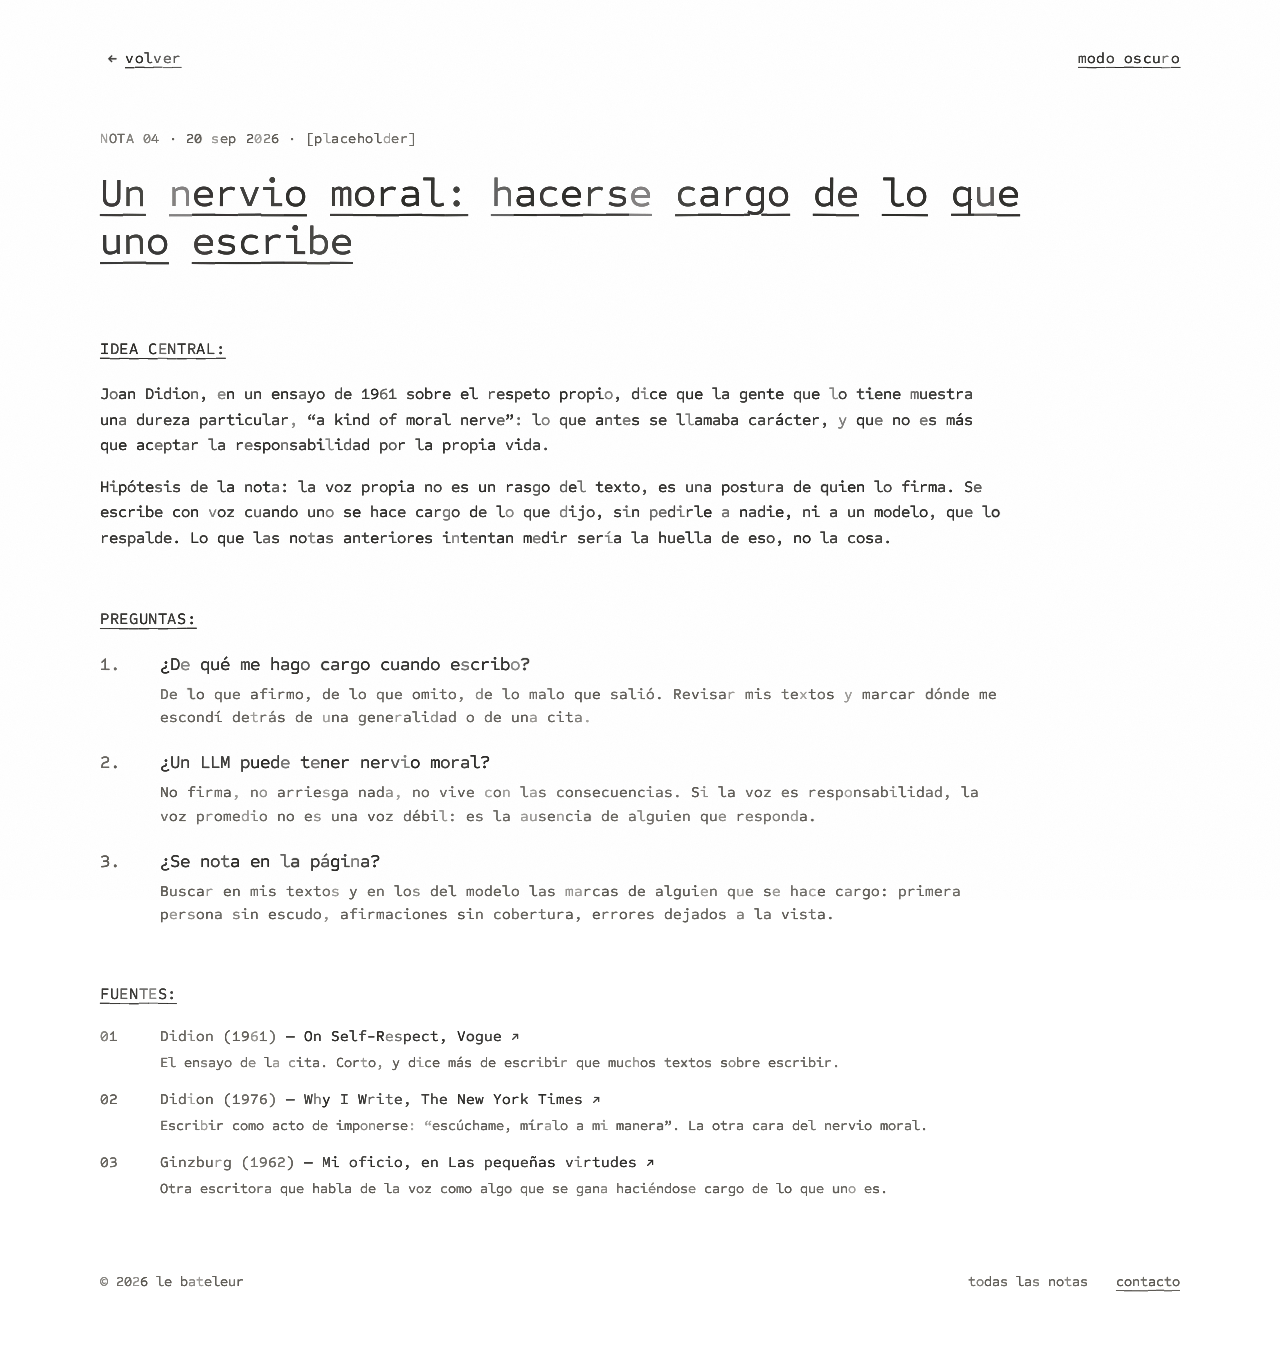
<file: notas/un-nervio-moral/index.html>
<!doctype html>
<html lang="es">
<head>
<meta charset="utf-8">
<meta name="viewport" content="width=device-width, initial-scale=1">
<title>Un nervio moral: hacerse cargo de lo que uno escribe — le bateleur</title>
<meta name="description" content="Joan Didion dice que el respeto propio es un nervio moral: aceptar la responsabilidad por la propia vida. ¿Y por la propia escritura?">
<meta property="og:title" content="Un nervio moral: hacerse cargo de lo que uno escribe — le bateleur">
<meta property="og:description" content="Joan Didion dice que el respeto propio es un nervio moral: aceptar la responsabilidad por la propia vida. ¿Y por la propia escritura?">
<meta property="og:type" content="article">
<meta property="og:locale" content="es_CL">
<meta property="og:site_name" content="le bateleur">
<meta property="article:published_time" content="2026-09-20">
<meta property="og:url" content="https://lebateleur.cl/notas/un-nervio-moral/">
<meta property="og:image" content="https://lebateleur.cl/og.png">
<meta property="og:image:width" content="1200">
<meta property="og:image:height" content="630">
<meta property="og:image:alt" content="le bateleur — ¿Tendré una voz propia?">
<meta name="twitter:card" content="summary_large_image">
<meta name="twitter:title" content="Un nervio moral: hacerse cargo de lo que uno escribe — le bateleur">
<meta name="twitter:description" content="Joan Didion dice que el respeto propio es un nervio moral: aceptar la responsabilidad por la propia vida. ¿Y por la propia escritura?">
<meta name="twitter:image" content="https://lebateleur.cl/og.png">
<link rel="canonical" href="https://lebateleur.cl/notas/un-nervio-moral/">

<link rel="icon" href="/favicon.svg" type="image/svg+xml">
<link rel="icon" href="/favicon-32.png" sizes="32x32" type="image/png">
<link rel="apple-touch-icon" href="/apple-touch-icon.png">

<script>
(function(){try{var t=localStorage.getItem('tema')||(matchMedia('(prefers-color-scheme: dark)').matches?'oscuro':'claro');document.documentElement.dataset.tema=t;}catch(e){}})();
</script>

<link rel="preconnect" href="https://fonts.googleapis.com">
<link rel="preconnect" href="https://fonts.gstatic.com" crossorigin>
<link rel="stylesheet" href="https://fonts.googleapis.com/css2?family=Sometype+Mono:ital,wght@0,400;0,500;1,400&display=swap">
<link rel="stylesheet" href="/style.css?v=6">
<script src="/maquina.js?v=6" defer></script>
</head>
<body>

<svg class="defs" aria-hidden="true"><defs>
<filter id="tinta" x="-3%" y="-10%" width="106%" height="120%">
<feTurbulence type="fractalNoise" baseFrequency="0.8" numOctaves="2" seed="5" result="n"/>
<feDisplacementMap in="SourceGraphic" in2="n" scale="1.4" xChannelSelector="R" yChannelSelector="G" result="d"/>
<feGaussianBlur in="d" stdDeviation="0.35"/>
</filter>
</defs></svg>

<svg class="grano" aria-hidden="true"><filter id="grano"><feTurbulence type="fractalNoise" baseFrequency="0.85" numOctaves="2" seed="4" stitchTiles="stitch"/><feColorMatrix type="saturate" values="0"/></filter><rect width="100%" height="100%" filter="url(#grano)"/></svg>

<main class="hoja nota escaneo">

  <a class="volver" href="/">&larr; <span class="u-chico">volver</span></a>
  <button type="button" class="tema" data-tema-boton><span class="u-chico">modo oscuro</span></button>

  <p class="meta">NOTA 04 &middot; 20 sep 2026 &middot; [placeholder]</p>

  <h1 class="titulo"><span class="u">Un</span> <span class="u">nervio</span> <span class="u">moral:</span> <span class="u">hacerse</span> <span class="u">cargo</span> <span class="u">de</span> <span class="u">lo</span> <span class="u">que</span> <span class="u">uno</span> <span class="u">escribe</span></h1>

  <h2 class="seccion"><span class="u-chico">IDEA CENTRAL:</span></h2>
  <div class="idea">
    <p>Joan Didion, en un ensayo de 1961 sobre el respeto propio, dice que la gente que lo tiene muestra una dureza particular, &ldquo;a kind of moral nerve&rdquo;: lo que antes se llamaba carácter, y que no es más que aceptar la responsabilidad por la propia vida.</p>
    <p>Hipótesis de la nota: la voz propia no es un rasgo del texto, es una postura de quien lo firma. Se escribe con voz cuando uno se hace cargo de lo que dijo, sin pedirle a nadie, ni a un modelo, que lo respalde. Lo que las notas anteriores intentan medir sería la huella de eso, no la cosa.</p>
  </div>

  <h2 class="seccion"><span class="u-chico">PREGUNTAS:</span></h2>
  <ol class="preguntas">
    <li><span class="n">1.</span><div class="q"><div>¿De qué me hago cargo cuando escribo?</div><div class="r">De lo que afirmo, de lo que omito, de lo malo que salió. Revisar mis textos y marcar dónde me escondí detrás de una generalidad o de una cita.</div></div></li>
    <li><span class="n">2.</span><div class="q"><div>¿Un LLM puede tener nervio moral?</div><div class="r">No firma, no arriesga nada, no vive con las consecuencias. Si la voz es responsabilidad, la voz promedio no es una voz débil: es la ausencia de alguien que responda.</div></div></li>
    <li><span class="n">3.</span><div class="q"><div>¿Se nota en la página?</div><div class="r">Buscar en mis textos y en los del modelo las marcas de alguien que se hace cargo: primera persona sin escudo, afirmaciones sin cobertura, errores dejados a la vista.</div></div></li>
  </ol>

  <h2 class="seccion"><span class="u-chico">FUENTES:</span></h2>
  <ol class="fuentes">
    <li><span class="n">01</span><div class="f"><a href="https://www.vogue.com/article/joan-didion-self-respect-essay-1961" rel="noopener"><span class="autor">Didion (1961)</span> &mdash; On Self-Respect, Vogue &#8599;</a><div class="r">El ensayo de la cita. Corto, y dice más de escribir que muchos textos sobre escribir.</div></div></li>
    <li><span class="n">02</span><div class="f"><a href="https://www.nytimes.com/1976/12/05/archives/why-i-write-why-i-write.html" rel="noopener"><span class="autor">Didion (1976)</span> &mdash; Why I Write, The New York Times &#8599;</a><div class="r">Escribir como acto de imponerse: &ldquo;escúchame, míralo a mi manera&rdquo;. La otra cara del nervio moral.</div></div></li>
    <li><span class="n">03</span><div class="f"><a href="https://es.wikipedia.org/wiki/Las_peque%C3%B1as_virtudes" rel="noopener"><span class="autor">Ginzburg (1962)</span> &mdash; Mi oficio, en Las pequeñas virtudes &#8599;</a><div class="r">Otra escritora que habla de la voz como algo que se gana haciéndose cargo de lo que uno es.</div></div></li>
  </ol>

  <div class="aire"></div>

  <footer class="pie">
    <div>&copy; 2026 le bateleur</div>
    <div class="pie-links"><a href="/#notas">todas las notas</a> <a class="contacto" href="#contacto" data-u="rafasacaan" data-d="gmail.com"><span class="u-chico">contacto</span></a></div>
  </footer>

</main>

<script src="/tema.js?v=6" defer></script>
</body>
</html>
</file>
<file: style.css>
/* le bateleur, v4: a máquina.
   Una sola letra, Sometype Mono, en dos tonos: papel claro con tinta gris
   oscuro, o carbón con tinta hueso. El grano de papel es un SVG fijo encima
   de todo; el sangrado de tinta va solo en el titular, que es donde se nota
   sin volver borroso el texto de leer. */
:root{
  --mono:"Sometype Mono","Courier New",Courier,monospace;
  --papel:#ffffff;
  --tinta:#2b2a27;
  --gris:#5d5a54;
  --grano:0.03;
  --medida:900px;
}
:root[data-tema="oscuro"]{
  --papel:#2b2a29;
  --tinta:#ebe7de;
  --gris:#a39f96;
  --grano:0.10;
}

*{ box-sizing:border-box; margin:0; padding:0; }
h1,h2,h3{ font-size:inherit; font-weight:inherit; line-height:inherit; }

html{ background:var(--papel); }
body{
  font-family:var(--mono);
  font-weight:400;
  color:var(--tinta);
  background:var(--papel);
  font-size:17px;
  line-height:1.5;
  min-height:100vh;
  display:flex;
  flex-direction:column;
  transition:background-color .3s, color .3s;
  -webkit-font-smoothing:antialiased;
}
a{ color:inherit; transition:opacity .2s; }
a:hover{ opacity:.65; }
a:focus-visible{ outline:1px solid var(--tinta); outline-offset:4px; }

/* el grano: fijo, encima de todo, sin capturar el mouse */
.grano{
  position:fixed; inset:0; width:100%; height:100%;
  pointer-events:none; opacity:var(--grano); z-index:10;
}
/* los filtros de tinta viven en un svg vacío al inicio del body */
.defs{ position:absolute; width:0; height:0; overflow:hidden; }

/* subrayado a máquina: palabra por palabra, con espacio en blanco entre medio */
.u{ text-decoration:underline; text-underline-offset:.18em; text-decoration-thickness:.06em; }
.u-chico{ text-decoration:underline; text-underline-offset:4px; text-decoration-thickness:.07em; }

/* ---- la hoja ---- */
.hoja{
  width:100%;
  max-width:1280px;
  margin:0 auto;
  padding:104px 100px 64px;
  flex:1 0 auto;
  display:flex;
  flex-direction:column;
  position:relative;
}

/* botón de tema y "volver", arriba en las esquinas */
.tema, .volver{
  position:absolute; top:36px;
  min-height:44px; display:flex; align-items:center;
  padding:10px 8px;
  font:inherit; font-size:15px; letter-spacing:.02em;
  color:var(--tinta); background:transparent; border:0; cursor:pointer;
  text-decoration:none;
}
.tema{ right:92px; }
.volver{ left:92px; }
.volver > span{ margin-left:8px; }

.titulo{
  max-width:1080px;
  font-size:clamp(28px,4vw,48px);
  line-height:1.2;
  filter:url(#tinta);
}
.titulo .u{ text-underline-offset:8px; }

.tesis{
  padding-top:32px;
  max-width:1000px;
  font-size:clamp(18px,2.6vw,34px);
  line-height:1.3;
}

.aire{ flex-grow:1; min-height:160px; }

.guino{ font-size:clamp(17px,2.2vw,28px); font-style:italic; }

.rotulo{ padding-top:140px; font-size:18px; letter-spacing:.04em; }

.notas{ display:flex; flex-direction:column; padding-top:24px; }
.nota-link{
  display:flex; justify-content:space-between; align-items:baseline; gap:32px;
  padding:14px 0; text-decoration:none;
}
.nota-link .t{ font-size:24px; }
.nota-link time{ font-size:15px; color:var(--gris); white-space:nowrap; }

.pie{
  display:flex; justify-content:space-between; align-items:baseline;
  padding-top:72px; font-size:14px; color:var(--gris);
}
.pie a{ text-decoration:none; color:var(--gris); }
.pie-links{ display:flex; gap:28px; }

/* ---- una nota ---- */
.hoja.nota{ padding-top:128px; }
.meta{ font-size:14px; color:var(--gris); letter-spacing:.04em; }
.nota .titulo{ padding-top:20px; max-width:1000px; font-size:clamp(24px,3.4vw,40px); }
.nota .titulo .u{ text-underline-offset:7px; }

.seccion{ padding-top:56px; font-size:16px; letter-spacing:.04em; }
.seccion:first-of-type{ padding-top:72px; }

.idea{ padding-top:20px; max-width:var(--medida); display:flex; flex-direction:column; gap:16px; font-size:16px; line-height:1.6; }

.preguntas{ padding-top:20px; max-width:var(--medida); list-style:none; display:flex; flex-direction:column; gap:20px; font-size:18px; line-height:1.45; }
.preguntas li{ display:flex; gap:20px; }
.preguntas .n{ flex-shrink:0; width:40px; color:var(--gris); }
.preguntas .q{ display:flex; flex-direction:column; gap:6px; }
.preguntas .r{ font-size:15px; line-height:1.55; color:var(--gris); }

.fuentes{ padding-top:20px; max-width:980px; list-style:none; display:flex; flex-direction:column; gap:16px; font-size:15px; line-height:1.45; }
.fuentes li{ display:flex; gap:20px; }
.fuentes .n{ flex-shrink:0; width:40px; color:var(--gris); }
.fuentes .f{ display:flex; flex-direction:column; gap:4px; }
.fuentes a{ text-decoration:none; }
.fuentes .autor{ color:var(--gris); }
.fuentes .r{ font-size:14px; line-height:1.5; color:var(--gris); }

/* el índice de la portada: la misma lista que las fuentes, con el título
   un poco más grande */
.indice a{ font-size:16px; }
.indice .r{ padding-top:2px; }

/* prosa larga, para notas que son texto y no plantilla */
.prosa{ padding-top:56px; max-width:var(--medida); }
.prosa p{ font-size:18px; line-height:1.6; }
.prosa p + p{ margin-top:1.3em; }
.prosa h2{ padding-top:48px; padding-bottom:14px; font-size:16px; letter-spacing:.04em; text-transform:uppercase; }
.prosa blockquote{ margin-top:1.3em; padding-left:24px; border-left:2px solid var(--gris); }
.prosa blockquote p{ color:var(--gris); }
.prosa em{ font-style:italic; }
.prosa a{ text-decoration:underline; text-underline-offset:4px; text-decoration-thickness:.06em; }

.nota .aire{ min-height:72px; }
.nota .pie{ padding-top:0; }

/* ---- 404 ---- */
.nada{ padding-top:56px; max-width:var(--medida); font-size:22px; line-height:1.55; }
.nada p + p{ margin-top:1.2em; }

@media (max-width:760px){
  .hoja{ padding:56px 28px 36px; }
  .hoja.nota{ padding-top:96px; }
  .tema{ top:8px; right:20px; font-size:13px; }
  .volver{ top:8px; left:20px; font-size:13px; }
  .titulo .u, .titulo .u .g{ text-underline-offset:5px; }
  .tesis{ padding-top:20px; }
  .aire{ min-height:80px; }
  .rotulo{ padding-top:80px; font-size:14px; }
  .notas{ padding-top:14px; }
  .nota-link{ gap:16px; padding:12px 0; }
  .nota-link .t{ font-size:16px; }
  .nota-link time{ font-size:13px; }
  .pie{ padding-top:44px; font-size:12px; }
  .pie-links{ gap:16px; }
  .seccion{ padding-top:48px; font-size:15px; }
  .seccion:first-of-type{ padding-top:52px; }
  .idea{ font-size:15px; }
  .preguntas{ font-size:16px; }
  .preguntas .r{ font-size:14px; }
  .preguntas .n, .fuentes .n{ width:32px; }
  .fuentes{ font-size:14px; }
  .fuentes .r{ font-size:13px; }
  .prosa p{ font-size:16px; }
  .indice a{ font-size:15px; }
}

/* ---- la hoja escaneada (portada) ----
   cada letra recibe sus variables desde maquina.js: un desplazamiento
   vertical, una rotación mínima, y un "peso" que engorda o afina el trazo
   con text-shadow. El titular conserva además el sangrado del filtro svg. */
.pal{ white-space:nowrap; }
.g{
  display:inline-block;
  transform:translateY(var(--dy,0)) rotate(var(--rot,0));
  opacity:var(--op,1);
  text-shadow:0 0 var(--peso,0) currentColor, 0 0 var(--peso,0) currentColor;
}
/* el subrayado no entra a un inline-block, así que se pinta letra por
   letra: cada una con su propio desplazamiento, la línea queda quebrada
   como en una máquina de verdad. */
.u .g{ text-decoration:underline; text-underline-offset:8px; text-decoration-thickness:.06em; }
.u-chico .g{ text-decoration:underline; text-underline-offset:4px; text-decoration-thickness:.07em; }
.mancha{
  position:absolute; display:block;
  background:var(--tinta);
  filter:blur(.3px);
  pointer-events:none;
}
@media (prefers-reduced-motion: reduce){ .g{ transform:none; } }
</file>
<file: blog/post.css>
/* Calcado de WhitePage.astro (regardless.cl), la plantilla que usan sus
   posts de "memoria técnica". Tres cambios respecto al original:
   1. Sin la columna de menú (.side) — .frame pasa de grid a una sola columna.
   2. Fondo blanco (#fff) en vez del gris #F5F5F5 del sitio original.
   3. El breadcrumb ya no vuelve a regardless.cl/blog/: vuelve al home de
      este sitio, y el label cambió de "Memoria técnica" a "Home".
   El resto —tipografía, tabla de post-meta, prosa, code blocks— es el mismo
   sistema, tal cual. */

:root{
  --serif:'Fraunces',Georgia,'Times New Roman',serif;
  --read:'Lora',Georgia,'Times New Roman',serif;
  --sans:'Inter','Helvetica Neue',Arial,sans-serif;
  --mono:'IBM Plex Mono',ui-monospace,monospace;
  --ink:#14120d; --bloom:#E0399C; --moon:#E8C87A;
  --mute:rgba(20,18,13,.45);
}
*{ box-sizing:border-box; margin:0; padding:0; }
html,body{ min-height:100%; }
body{ font-family:var(--sans); color:var(--ink); background:#fff; -webkit-font-smoothing:antialiased; }

.frame{
  min-height:100vh; min-height:100dvh;
  max-width:1106px;
  margin:0 auto;
  padding:clamp(2rem,6vh,4.5rem) clamp(22px,2.8vw,44px);
}

/* volver: mismo lenguaje que en el original, apunta al home de este sitio */
.volver{
  display:inline-block;
  font-family:var(--sans); font-weight:500; font-size:1rem;
  color:var(--mute); text-decoration:none; transition:color .2s;
  margin-bottom:clamp(2rem,4.5vh,3rem);
  background:none; border:0; cursor:pointer;
}
.volver:hover{ color:var(--bloom); }
.volver .chev{ margin-right:.4em; }

/* ---- artículo ----
   Escala calcada de Medium: ~20px de cuerpo sobre ~43rem de ancho, que deja
   ~67 caracteres por línea. A ese tamaño la interlínea baja a 1.6. */
.post{ max-width:43rem; }

/* 15px: mismo tamaño que el id/fecha de la lista del blog en el home
   (.blog-id/.blog-date), el mayor de los dos valores que tenía antes */
.post-meta{
  font-family:var(--mono); font-weight:400; font-size:15px;
  letter-spacing:.06em; text-transform:uppercase; color:var(--mute);
  margin-bottom:.9em;
}
.post-title{
  font-family:var(--sans); font-weight:700;
  font-size:clamp(1.9rem,4.4vw,2.75rem); line-height:1.15; letter-spacing:-.028em;
  margin-bottom:clamp(1.6rem,3.5vh,2.2rem);
  text-wrap:balance;
}

/* id del post en la línea de meta: mismo lenguaje que el A#N/E#N de
   regardless.cl, pero numeración propia de este sitio (001, 002…) */
.post-id{ color:var(--mute); }

/* el título quedó en inglés; el cuerpo se queda en español — este tag evita
   que alguien empiece a leer esperando que siga en inglés */
.post-lang-tag{
  display:inline-block;
  vertical-align:middle;
  font-family:var(--sans); font-weight:600;
  font-size:.32em; line-height:1;
  letter-spacing:.06em; text-transform:uppercase;
  color:var(--bloom);
  border:1px solid var(--bloom);
  border-radius:100px;
  padding:.5em .9em;
  margin-left:.3em;
}

.post-body{
  font-family:var(--read); font-weight:400;
  font-size:clamp(1.125rem,1.6vw,1.25rem); line-height:1.62; letter-spacing:-.003em;
  color:#242018;
}
.post-body p{ text-wrap:pretty; }
.post-body > * + *{ margin-top:1.5em; }
.post-body h2{
  font-family:var(--sans); font-weight:700;
  font-size:clamp(1.35rem,2.4vw,1.6rem); line-height:1.25; letter-spacing:-.02em;
  color:var(--ink); margin-top:2.2em; margin-bottom:-.65em;
  text-wrap:balance;
}
.post-body h3{
  font-family:var(--sans); font-weight:600;
  font-size:1.15rem; line-height:1.3; letter-spacing:-.015em;
  color:var(--ink); margin-top:2em; margin-bottom:-.7em;
}
.post-body ul,.post-body ol{ padding-left:1.3em; }
.post-body ul{ list-style:disc; }
.post-body ol{ list-style:decimal; }
.post-body li + li{ margin-top:.5em; }
.post-body strong{ font-weight:600; }
.post-body em{ font-style:italic; }
.post-body a{ color:var(--ink); text-decoration:underline; text-decoration-color:var(--bloom); text-underline-offset:3px; }
.post-body a:hover{ color:var(--bloom); }
.post-body blockquote{
  border-left:2px solid var(--bloom); padding-left:1.1em;
  color:rgba(36,32,24,.78); font-style:italic;
}
.post-body code{
  font-family:var(--mono); font-size:.88em;
  background:rgba(20,18,13,.06); padding:.15em .4em; border-radius:3px;
}
.post-body pre{
  background:#14120d; color:#F2ECDE; border-radius:6px;
  padding:1.1em 1.3em; overflow-x:auto;
  font-family:var(--mono); font-size:.85rem; line-height:1.6;
}
.post-body pre code{ background:none; padding:0; font-size:inherit; color:inherit; }
.post-body img{ max-width:100%; height:auto; border-radius:6px; }

/* tablas: no estaban en el post-body original porque ningún otro post de
   regardless.cl usa tabla — se agrega aquí, en el mismo lenguaje visual */
.post-body .table-wrap{ overflow-x:auto; }
.post-body table{ border-collapse:collapse; width:100%; font-size:.92em; }
.post-body th,.post-body td{
  text-align:left; vertical-align:top;
  padding:.6em .9em; border:1px solid rgba(20,18,13,.14);
}
.post-body th{ font-family:var(--sans); font-weight:600; background:rgba(20,18,13,.03); }

@media (max-width:760px){
  .frame{ padding:clamp(1.6rem,6vh,3rem) 24px; }
}
</file>
